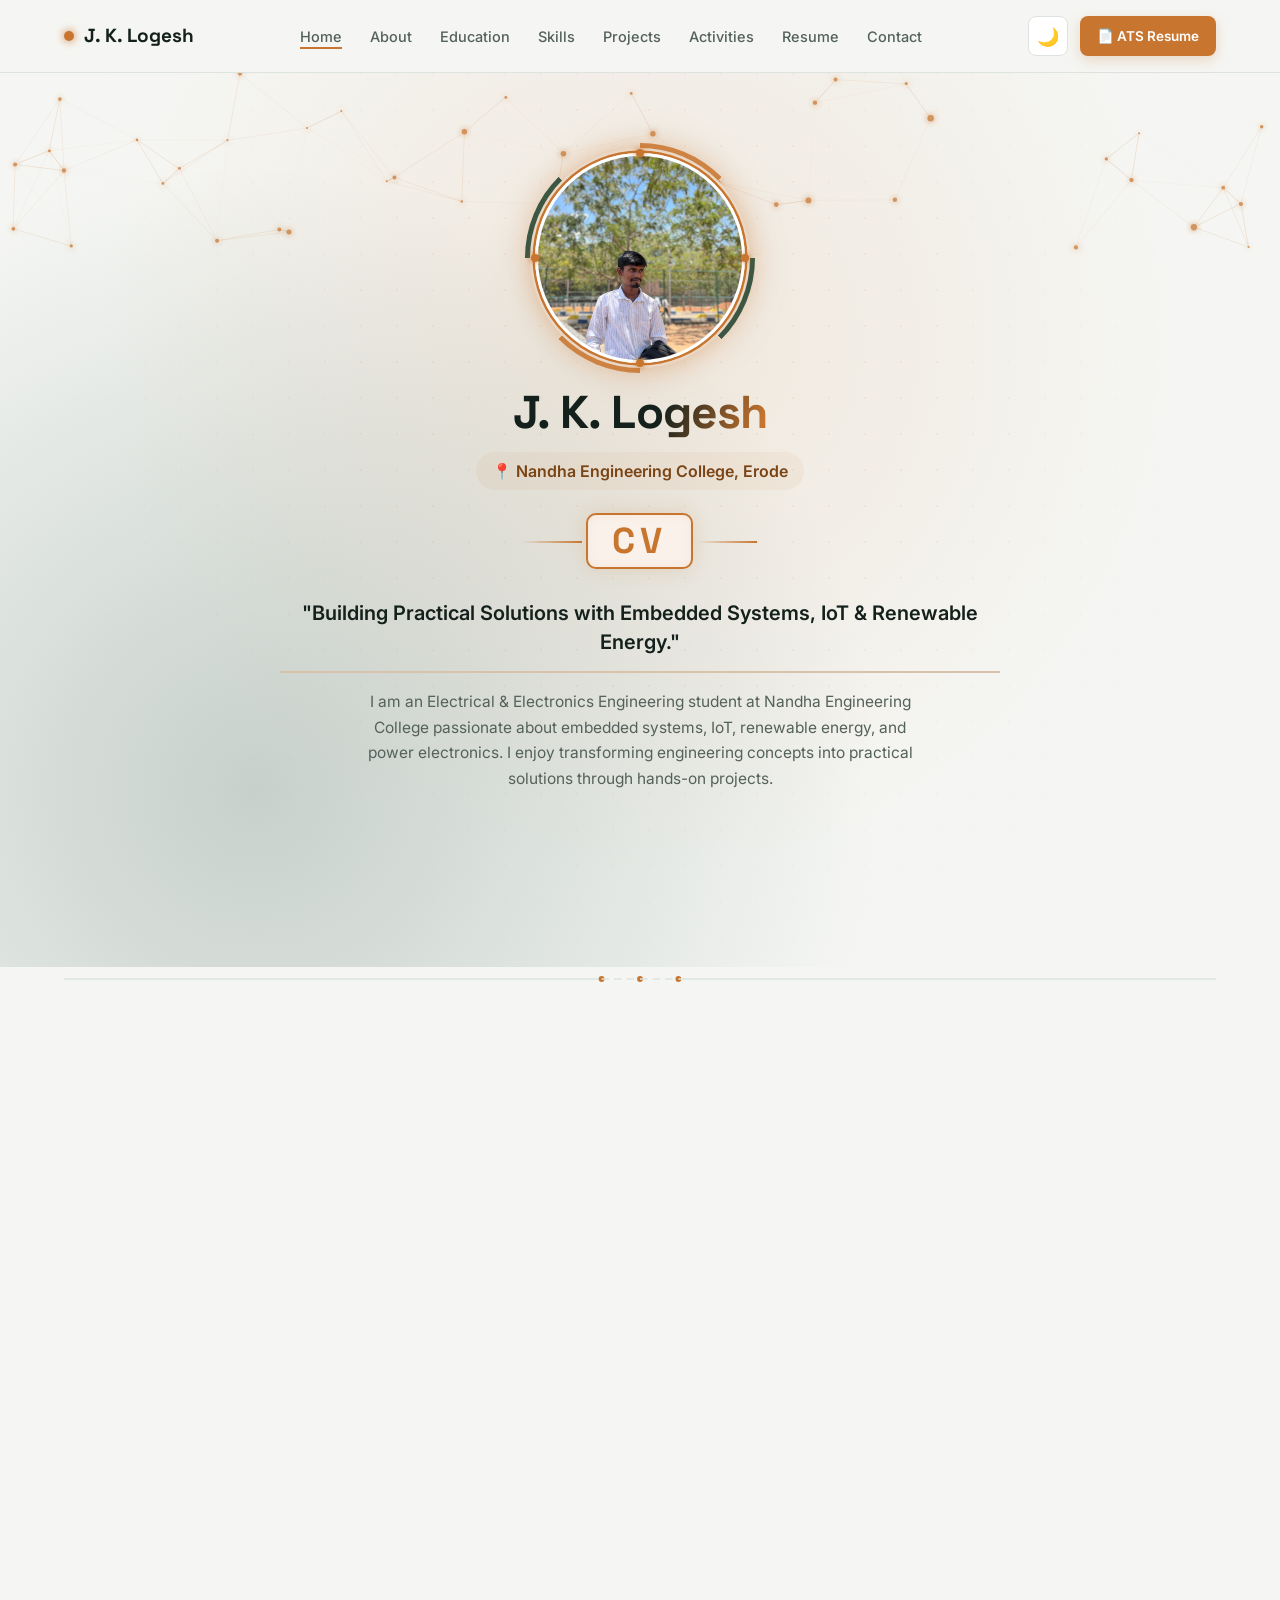
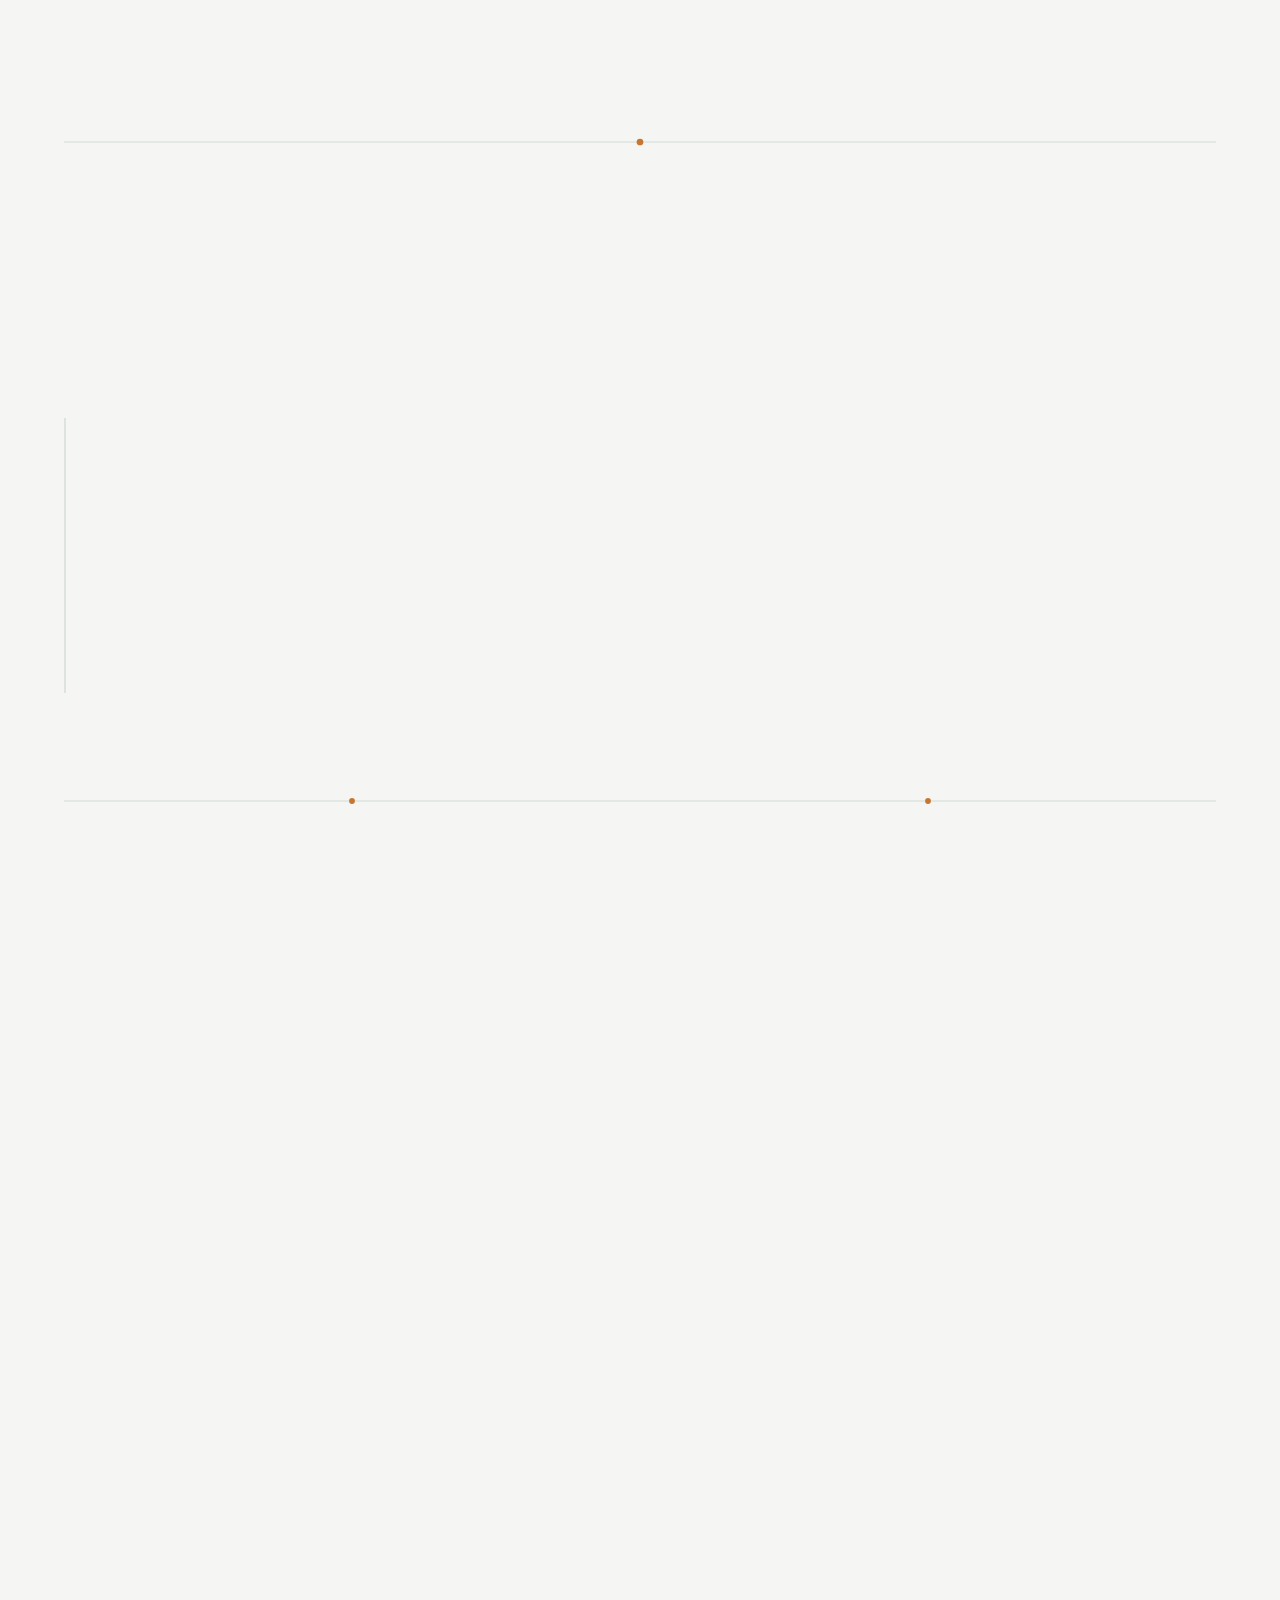
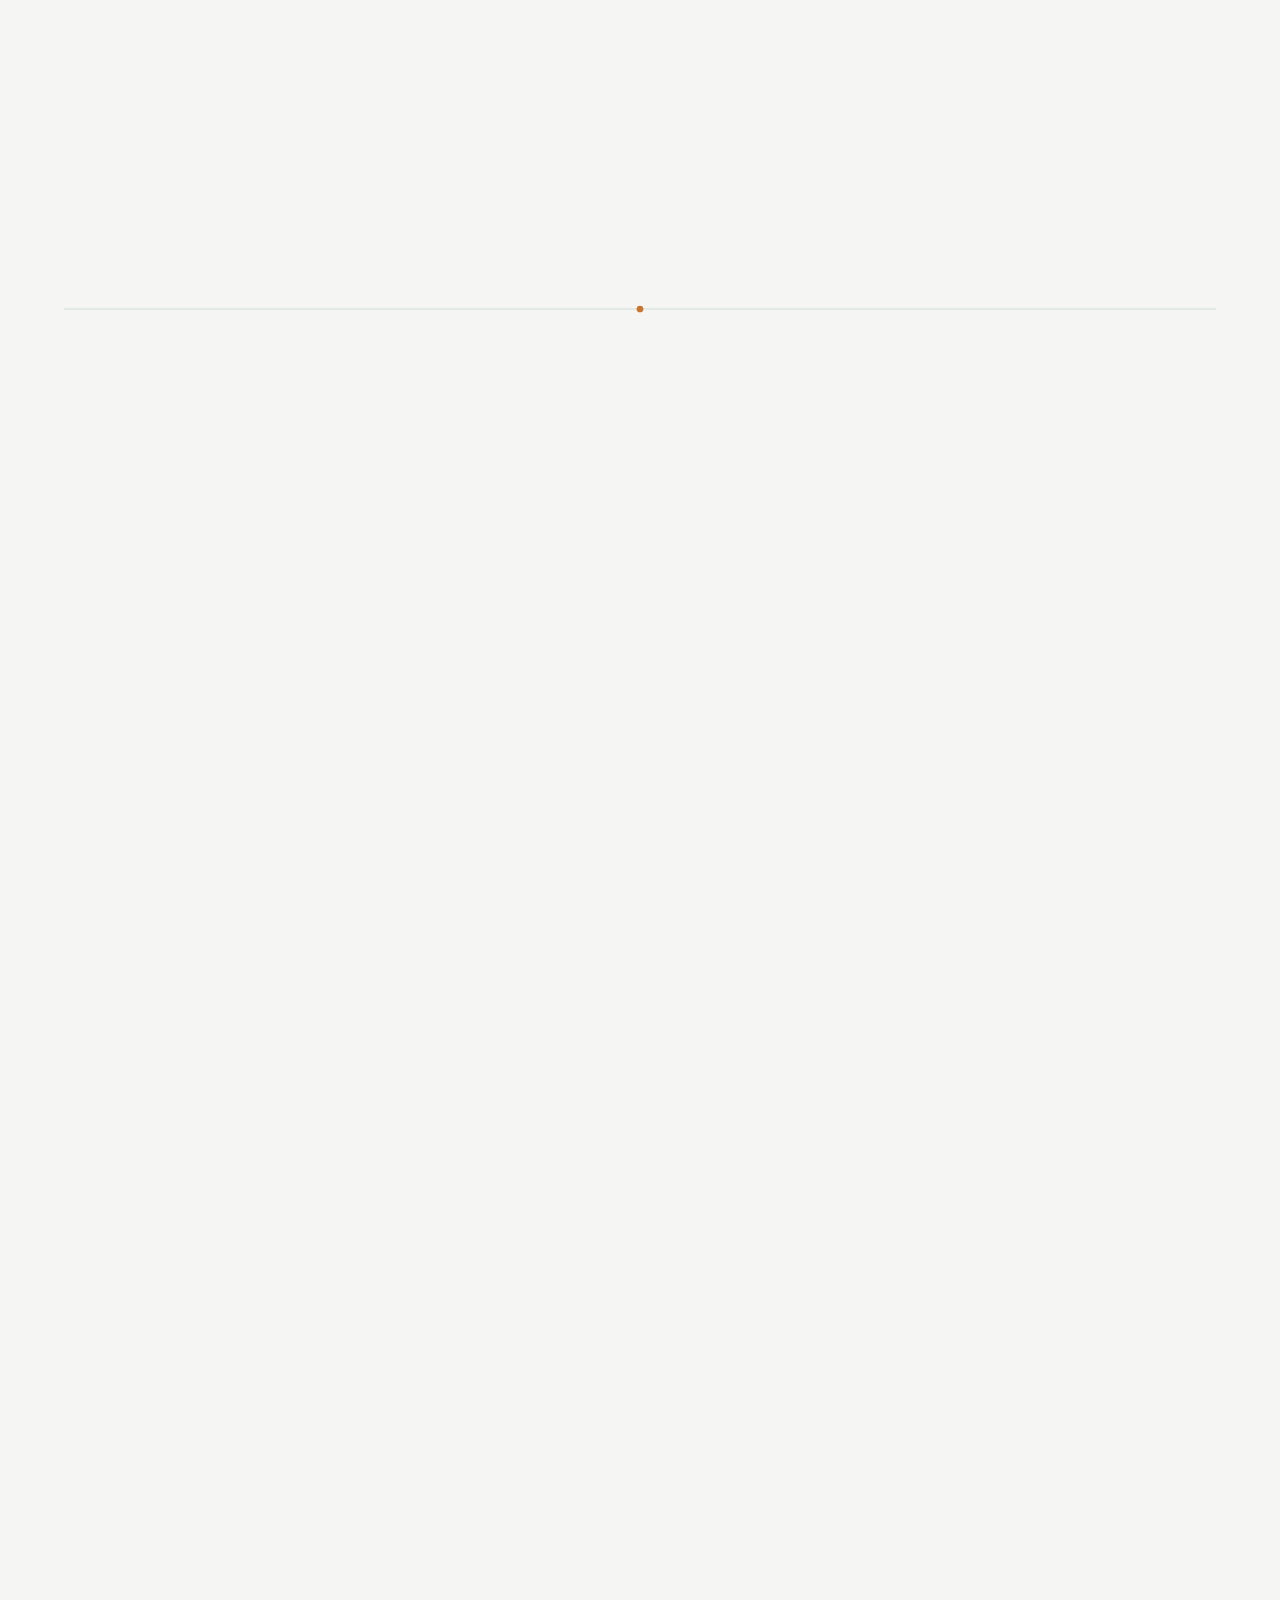
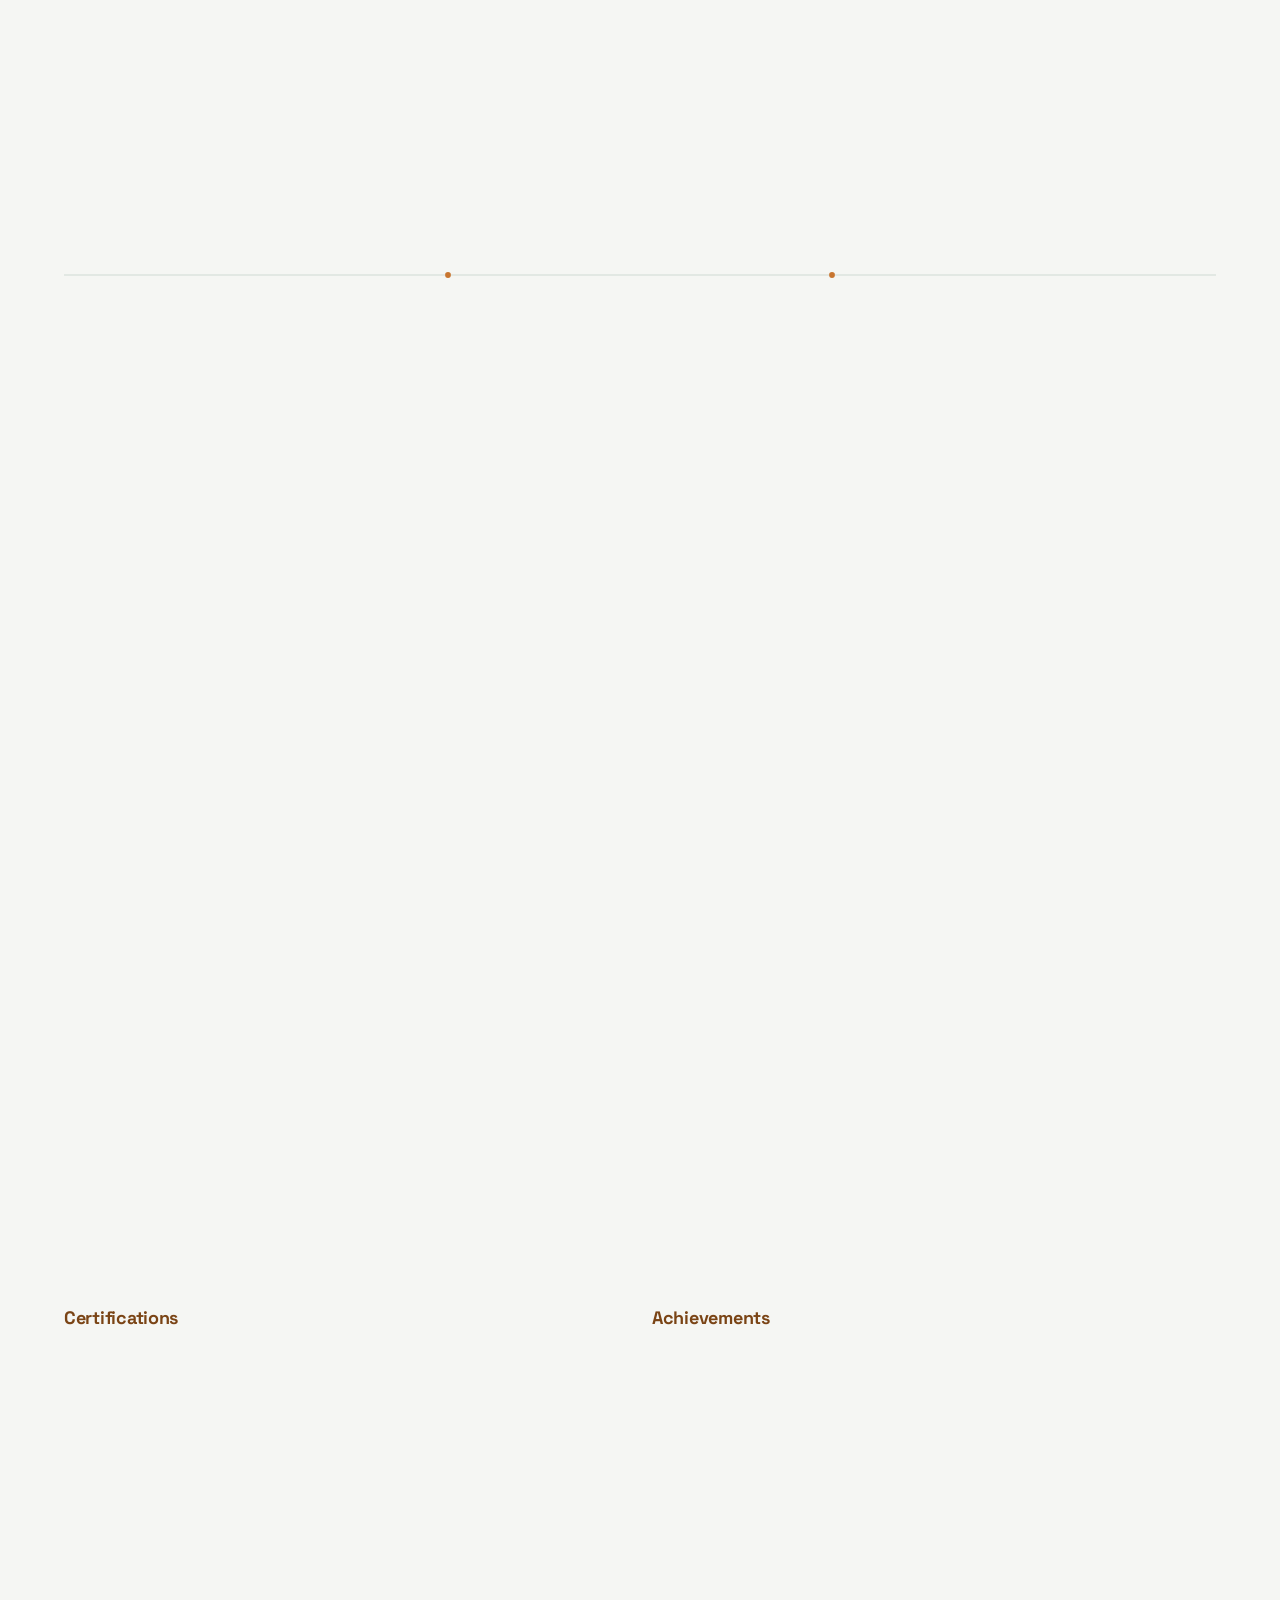
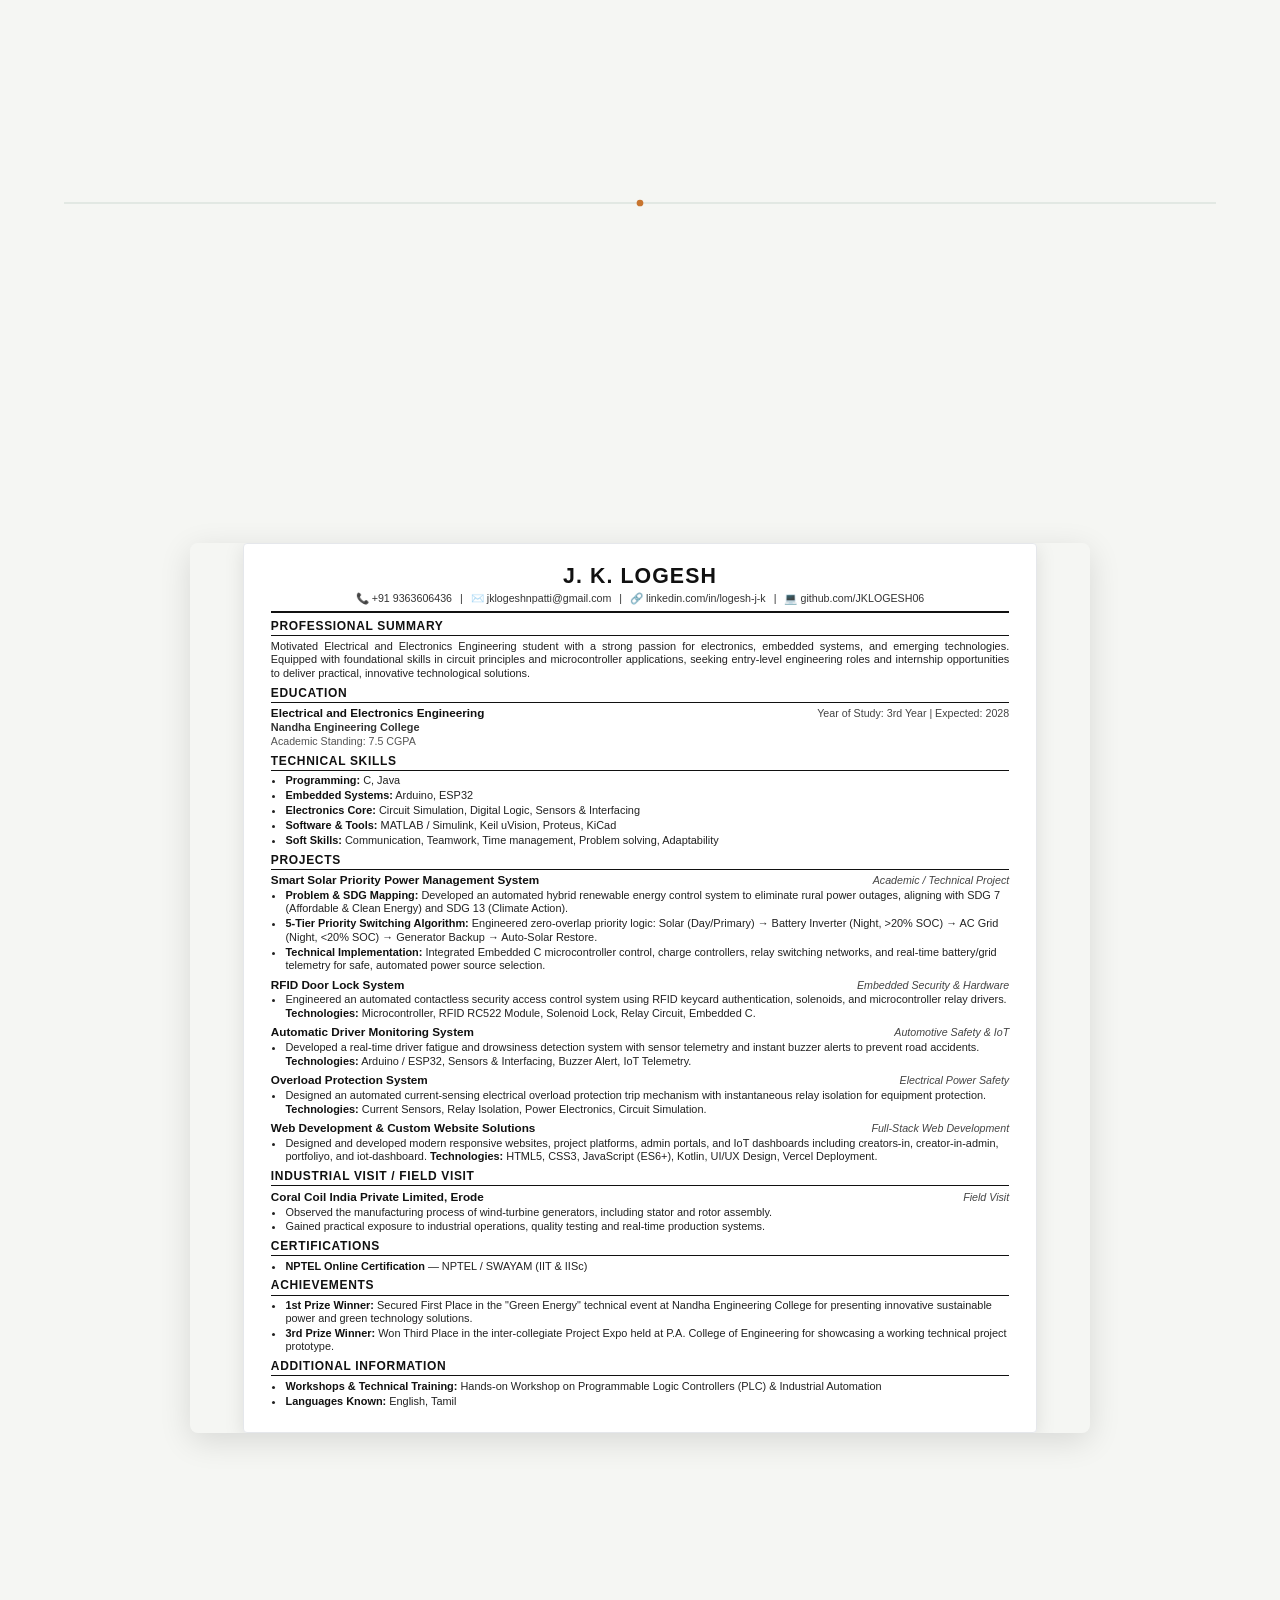
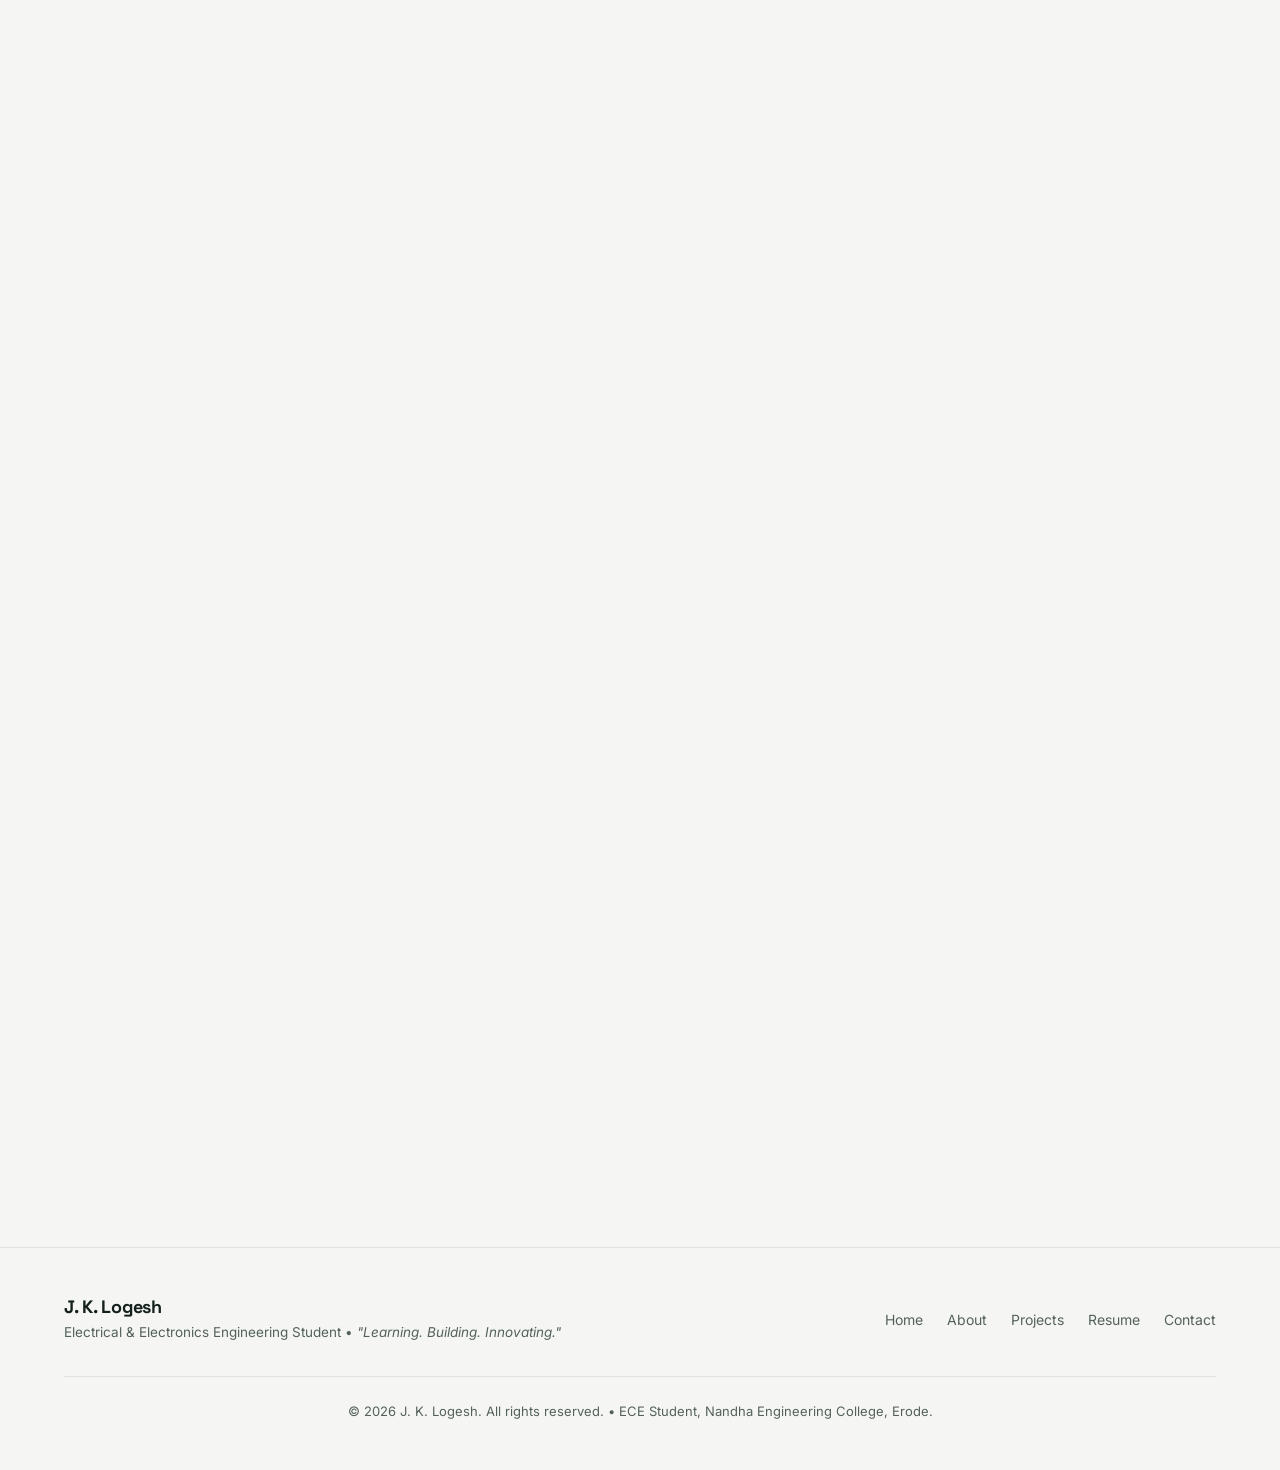
<file: index.html>
<!DOCTYPE html>
<html lang="en">

<head>
  <meta charset="UTF-8">
  <meta name="viewport" content="width=device-width, initial-scale=1.0">
  <title>J. K. Logesh — Electrical &amp; Electronic Engineering Student</title>
  <meta name="description"
    content="Personal Portfolio & ATS Curriculum Vitae of J. K. Logesh, Electrical &amp; Electronics Engineering student at Nandha Engineering College, Erode. Specializing in Embedded Systems, IoT, Renewable Energy, and Power Electronics.">
  <meta name="author" content="J. K. Logesh">

  <!-- Google Fonts: Space Grotesk (Headings) & Inter (Body) -->
  <link rel="preconnect" href="https://fonts.googleapis.com">
  <link rel="preconnect" href="https://fonts.gstatic.com" crossorigin>
  <link
    href="https://fonts.googleapis.com/css2?family=Space+Grotesk:wght@500;600;700&family=Inter:wght@400;500;600;700&display=swap"
    rel="stylesheet">

  <!-- Core Stylesheet -->
  <link rel="stylesheet" href="css/style.css">
</head>

<body>

  <!-- ================= HEADER & NAVIGATION ================= -->
  <header>
    <nav class="nav" aria-label="Main Navigation">
      <a href="#home" class="logo">
        <span class="logo-dot"></span>
        <span>J. K. Logesh</span>
      </a>

      <ul class="nav-links">
        <li><a href="#home">Home</a></li>
        <li><a href="#about">About</a></li>
        <li><a href="#education">Education</a></li>
        <li><a href="#skills">Skills</a></li>
        <li><a href="#projects">Projects</a></li>
        <li><a href="#activities">Activities</a></li>
        <li><a href="#resume">Resume</a></li>
        <li><a href="#contact">Contact</a></li>
      </ul>

      <div class="nav-actions">
        <button class="theme-toggle" id="themeToggle" title="Toggle Light/Dark Theme">🌙</button>
        <a href="#resume" class="btn btn-copper btn-sm" id="navCvBtn">📄 ATS Resume</a>
        <button class="hamburger" id="hamburger" aria-label="Toggle Mobile Menu">
          <span></span>
          <span></span>
          <span></span>
        </button>
      </div>
    </nav>

    <!-- Mobile Dropdown Menu -->
    <div class="mobile-menu" id="mobileMenu">
      <a href="#home">Home <span>→</span></a>
      <a href="#about">About <span>→</span></a>
      <a href="#education">Education <span>→</span></a>
      <a href="#skills">Skills <span>→</span></a>
      <a href="#projects">Projects <span>→</span></a>
      <a href="#activities">Activities <span>→</span></a>
      <a href="#resume">Resume <span>→</span></a>
      <a href="#contact">Contact <span>→</span></a>
      <div style="padding: 12px 8px 4px;">
        <a href="#resume" class="btn btn-copper" style="width: 100%; justify-content: center;">📄 View ATS Resume</a>
      </div>
    </div>
  </header>

  <!-- Custom Electric Cursor Follower -->
  <div id="electricCursor" class="electric-cursor"></div>

  <!-- ================= HERO SECTION ================= -->
  <section class="hero" id="home">
    <canvas id="heroCanvas" class="hero-canvas"></canvas>
    <div class="wrap">
      <div class="hero-content reveal" id="heroContent">
        <!-- Rendered dynamically by app.js -->
      </div>
    </div>
  </section>

  <!-- Circuit Trace Divider -->
  <div class="trace-divider" aria-hidden="true">
    <svg viewBox="0 0 1200 24">
      <line x1="0" y1="12" x2="560" y2="12" class="trace-line-solid" />
      <circle cx="560" cy="12" r="3" class="trace-via" />
      <line x1="560" y1="12" x2="600" y2="12" class="trace-line" />
      <circle cx="600" cy="12" r="3" class="trace-via" />
      <line x1="600" y1="12" x2="640" y2="12" class="trace-line" />
      <circle cx="640" cy="12" r="3" class="trace-via" />
      <line x1="640" y1="12" x2="1200" y2="12" class="trace-line-solid" />
    </svg>
  </div>

  <!-- ================= ABOUT ME SECTION ================= -->
  <section id="about">
    <div class="wrap">
      <div class="section-head reveal-left">
        <div class="eyebrow">BACKGROUND &amp; PASSION</div>
        <h2 class="section-title">About Me</h2>
        <p class="section-sub">Electrical &amp; Electronics Engineering student with a strong hands-on prototyping
          focus.</p>
      </div>

      <div class="about-grid">
        <div class="about-text reveal stagger-1" id="aboutTextContainer">
          <!-- Rendered dynamically from config.js verbatim -->
        </div>

        <div class="learning-card reveal stagger-2">
          <h3>Currently Learning</h3>
          <ul class="learning-list" id="currentlyLearningList">
            <!-- Rendered dynamically -->
          </ul>
        </div>
      </div>
    </div>
  </section>

  <!-- Circuit Trace Divider -->
  <div class="trace-divider" aria-hidden="true">
    <svg viewBox="0 0 1200 24">
      <line x1="0" y1="12" x2="1200" y2="12" class="trace-line-solid" />
      <circle cx="600" cy="12" r="3.5" class="trace-via" />
    </svg>
  </div>

  <!-- ================= EDUCATION SECTION ================= -->
  <section id="education">
    <div class="wrap">
      <div class="section-head reveal-left">
        <div class="eyebrow">ACADEMIC JOURNEY</div>
        <h2 class="section-title">Education</h2>
        <p class="section-sub">Institutional foundation in Electrical &amp; Electronic Engineering.</p>
      </div>

      <div class="timeline" id="educationContainer">
        <!-- Rendered dynamically -->
      </div>
    </div>
  </section>

  <!-- Circuit Trace Divider -->
  <div class="trace-divider" aria-hidden="true">
    <svg viewBox="0 0 1200 24">
      <line x1="0" y1="12" x2="1200" y2="12" class="trace-line-solid" />
      <circle cx="300" cy="12" r="3" class="trace-via" />
      <circle cx="900" cy="12" r="3" class="trace-via" />
    </svg>
  </div>

  <!-- ================= TECHNICAL & SOFT SKILLS ================= -->
  <section id="skills">
    <div class="wrap">
      <div class="section-head reveal-left">
        <div class="eyebrow">COMPETENCIES &amp; TOOLS</div>
        <h2 class="section-title">Technical Skills</h2>
        <p class="section-sub">Categorized by engineering domain and practical experience levels.</p>
      </div>

      <div class="skills-grid" id="technicalSkillsContainer">
        <!-- Rendered dynamically -->
      </div>

      <div class="section-head reveal" style="margin-top: 64px; margin-bottom: 32px;">
        <div class="eyebrow">INTERPERSONAL ATTRIBUTES</div>
        <h2 class="section-title">Soft Skills</h2>
      </div>

      <div class="soft-grid" id="softSkillsContainer">
        <!-- Rendered dynamically -->
      </div>
    </div>
  </section>

  <!-- Circuit Trace Divider -->
  <div class="trace-divider" aria-hidden="true">
    <svg viewBox="0 0 1200 24">
      <line x1="0" y1="12" x2="1200" y2="12" class="trace-line-solid" />
      <circle cx="600" cy="12" r="3.5" class="trace-via" />
    </svg>
  </div>

  <!-- ================= PROJECTS SECTION ================= -->
  <section id="projects">
    <div class="wrap">
      <div class="section-head reveal-left">
        <div class="eyebrow">HANDS-ON ENGINEERING</div>
        <h2 class="section-title">Featured Project</h2>
        <p class="section-sub">Priority-based renewable power management architecture.</p>
      </div>

      <div id="featuredProjectContainer">
        <!-- Rendered dynamically -->
      </div>

      <!-- Additional Hardware & Web Projects Grid -->
      <div class="section-head reveal-left" style="margin-top: 64px; margin-bottom: 28px;">
        <div class="eyebrow">HARDWARE &amp; SOFTWARE SOLUTIONS</div>
        <h2 class="section-title">Additional Engineering &amp; Web Projects</h2>
        <p class="section-sub">Embedded systems prototypes, safety monitoring circuits, and web application solutions.</p>
      </div>

      <div class="projects-grid" id="otherProjectsContainer" style="display: grid; grid-template-columns: repeat(auto-fit, minmax(280px, 1fr)); gap: 24px;">
        <!-- Rendered dynamically -->
      </div>

      <!-- Student Project Assistance & Custom Orders Banner -->
      <div id="projectOrderBannerContainer" style="margin-top: 56px;">
        <!-- Rendered dynamically by app.js -->
      </div>
    </div>
  </section>

  <!-- Circuit Trace Divider -->
  <div class="trace-divider" aria-hidden="true">
    <svg viewBox="0 0 1200 24">
      <line x1="0" y1="12" x2="1200" y2="12" class="trace-line-solid" />
      <circle cx="400" cy="12" r="3" class="trace-via" />
      <circle cx="800" cy="12" r="3" class="trace-via" />
    </svg>
  </div>

  <!-- ================= TECHNICAL ACTIVITIES & CERTIFICATIONS ================= -->
  <section id="activities">
    <div class="wrap">
      <div class="section-head reveal-left">
        <div class="eyebrow">CO-CURRICULAR PARTICIPATION</div>
        <h2 class="section-title">Technical Activities &amp; Participation</h2>
      </div>

      <div class="entries-grid" id="activitiesContainer">
        <!-- Rendered dynamically -->
      </div>

      <div class="section-head reveal-left" style="margin-top: 64px; margin-bottom: 28px;">
        <div class="eyebrow">INDUSTRIAL EXPOSURE</div>
        <h2 class="section-title">Industrial Visit / Field Visit</h2>
      </div>

      <div class="entries-grid" id="industrialVisitContainer">
        <!-- Rendered dynamically -->
      </div>

      <div class="section-head reveal" style="margin-top: 64px; margin-bottom: 28px;">
        <div class="eyebrow">CREDENTIALS &amp; RECOGNITION</div>
        <h2 class="section-title">Certifications &amp; Achievements</h2>
      </div>

      <div style="display: grid; grid-template-columns: 1fr 1fr; gap: 24px;">
        <div>
          <h3 style="font-size: 18px; margin-bottom: 16px; color: var(--accent-ink);">Certifications</h3>
          <div id="certificationsContainer" style="display: flex; flex-direction: column; gap: 16px;">
            <!-- Rendered dynamically -->
          </div>
        </div>
        <div>
          <h3 style="font-size: 18px; margin-bottom: 16px; color: var(--accent-ink);">Achievements</h3>
          <div id="achievementsContainer" style="display: flex; flex-direction: column; gap: 16px;">
            <!-- Rendered dynamically -->
          </div>
        </div>
      </div>
    </div>
  </section>

  <!-- Circuit Trace Divider -->
  <div class="trace-divider" aria-hidden="true">
    <svg viewBox="0 0 1200 24">
      <line x1="0" y1="12" x2="1200" y2="12" class="trace-line-solid" />
      <circle cx="600" cy="12" r="3.5" class="trace-via" />
    </svg>
  </div>

  <!-- ================= EMBEDDED ATS RESUME SECTION ================= -->
  <section id="resume">
    <div class="wrap">
      <div class="section-head reveal-left" style="text-align: center; margin-bottom: 32px;">
        <div class="eyebrow" style="justify-content: center;">OFFICIAL DOCUMENT</div>
        <h2 class="section-title">ATS-Friendly Professional Resume</h2>
        <p class="section-sub" style="margin: 8px auto 0;">Formatted specifically for ATS (Applicant Tracking Systems), recruiters, and college placement drives.</p>
        
        <div style="display: flex; gap: 12px; justify-content: center; margin-top: 20px; flex-wrap: wrap;">
          <button class="btn btn-copper btn-sm js-print-cv">🖨️ Print / Save as ATS PDF</button>
          <button class="btn btn-outline btn-sm js-export-docx">📄 Download .DOCX</button>
        </div>
      </div>

      <div class="resume-card-container reveal-up" style="max-width: 900px; margin: 0 auto; box-shadow: 0 8px 32px rgba(0,0,0,0.12); border-radius: 8px; overflow: hidden;">
        <div id="embeddedResumeDoc">
          <!-- Rendered dynamically -->
        </div>
      </div>
    </div>
  </section>

  <!-- ================= CAREER GOALS SECTION ================= -->
  <section>
    <div class="wrap">
      <div class="section-head reveal-left">
        <div class="eyebrow">FUTURE VISION</div>
        <h2 class="section-title">Career Goals</h2>
      </div>

      <div class="career-grid" id="careerGoalsContainer">
        <!-- Rendered dynamically -->
      </div>
    </div>
  </section>

  <!-- ================= CONTACT SECTION ================= -->
  <section id="contact">
    <div class="wrap" id="contactContainer">
      <!-- Rendered dynamically -->
    </div>
  </section>

  <!-- ================= FOOTER ================= -->
  <footer>
    <div class="wrap" id="footerContent">
      <!-- Rendered dynamically -->
    </div>
  </footer>

  <!-- Centralized Config Data Script -->
  <script src="js/config.js"></script>
  <!-- Hero PCB & Priority Simulator -->
  <script src="js/pcb-simulation.js"></script>
  <!-- Scroll Reveal & Theme Engine -->
  <script src="js/animations.js"></script>
  <!-- ATS Resume Generator & Exporter -->
  <script src="js/cv-generator.js"></script>
  <!-- Main Application Script -->
  <script src="js/app.js"></script>
</body>

</html>
</file>
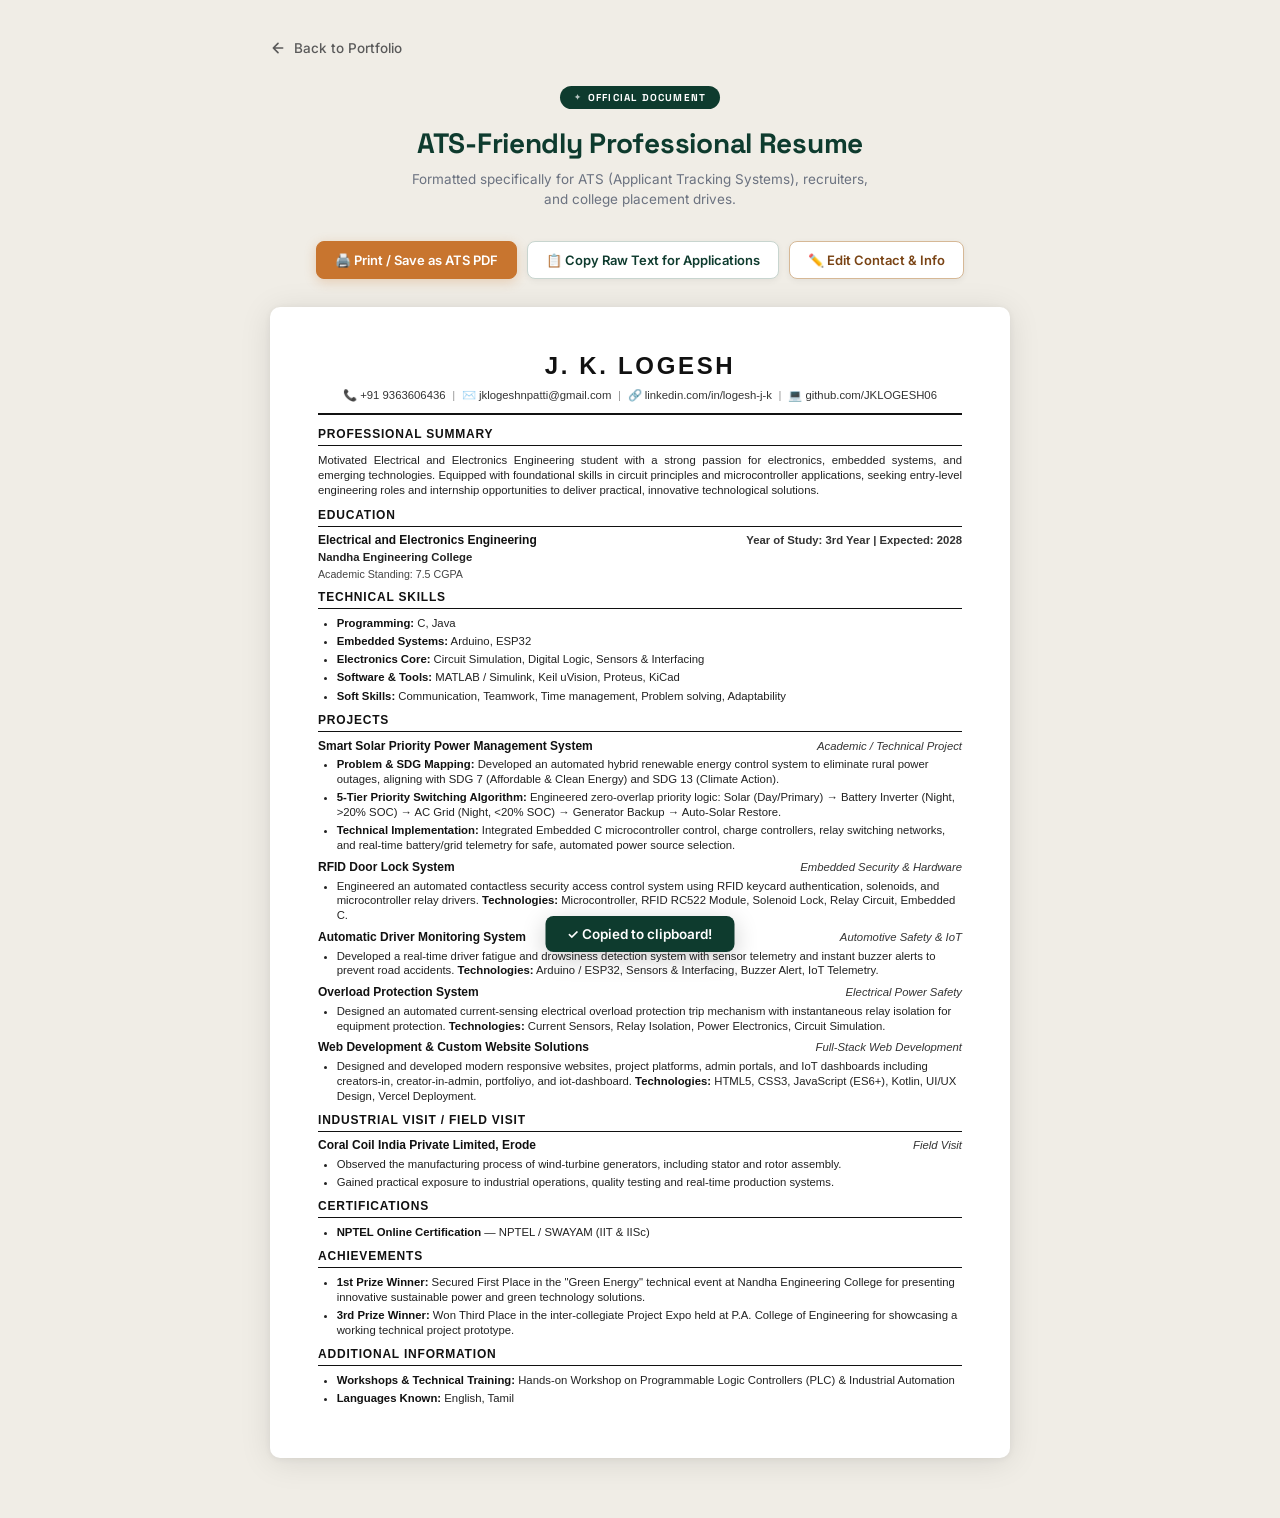
<file: resume.html>
<!DOCTYPE html>
<html lang="en">

<head>
  <meta charset="UTF-8">
  <meta name="viewport" content="width=device-width, initial-scale=1.0">
  <title>J. K. Logesh — ATS-Friendly Professional Resume</title>
  <meta name="description" content="ATS-Friendly Professional Resume of J. K. Logesh, Electrical & Electronics Engineering student at Nandha Engineering College, Erode.">
  <link rel="preconnect" href="https://fonts.googleapis.com">
  <link rel="preconnect" href="https://fonts.gstatic.com" crossorigin>
  <link href="https://fonts.googleapis.com/css2?family=Space+Grotesk:wght@500;600;700&family=Inter:wght@400;500;600;700&display=swap" rel="stylesheet">
  <style>
    /* ===== RESET & BASE ===== */
    *, *::before, *::after { box-sizing: border-box; margin: 0; padding: 0; }
    html { scroll-behavior: smooth; }
    body {
      font-family: 'Inter', system-ui, sans-serif;
      background: #F0EDE6;
      min-height: 100vh;
      color: #1a1a1a;
      -webkit-font-smoothing: antialiased;
    }

    /* ===== PAGE WRAPPER ===== */
    .resume-page {
      max-width: 780px;
      margin: 0 auto;
      padding: 40px 20px 60px;
    }

    /* ===== BACK LINK ===== */
    .back-link {
      display: inline-flex;
      align-items: center;
      gap: 8px;
      color: #5a5a5a;
      font-size: 13.5px;
      font-weight: 500;
      text-decoration: none;
      margin-bottom: 28px;
      transition: color 0.2s;
    }
    .back-link:hover { color: #C8752F; }
    .back-link svg { width: 16px; height: 16px; }

    /* ===== PAGE HEADER ===== */
    .page-header {
      text-align: center;
      margin-bottom: 32px;
    }

    .official-badge {
      display: inline-flex;
      align-items: center;
      gap: 6px;
      background: #0E3B2E;
      color: #fff;
      font-family: 'Space Grotesk', sans-serif;
      font-size: 10px;
      font-weight: 700;
      letter-spacing: 0.12em;
      text-transform: uppercase;
      padding: 5px 14px;
      border-radius: 20px;
      margin-bottom: 16px;
    }
    .official-badge::before {
      content: '✦';
      font-size: 8px;
      opacity: 0.7;
    }

    .page-title {
      font-family: 'Space Grotesk', sans-serif;
      font-size: 28px;
      font-weight: 700;
      color: #0E3B2E;
      letter-spacing: -0.01em;
      margin-bottom: 8px;
    }

    @media (max-width: 600px) {
      .page-title { font-size: 22px; }
    }

    .page-subtitle {
      font-size: 13.5px;
      color: #6b7280;
      max-width: 480px;
      margin: 0 auto;
      line-height: 1.5;
    }

    /* ===== ACTION BUTTONS ROW ===== */
    .action-bar {
      display: flex;
      gap: 10px;
      justify-content: center;
      flex-wrap: wrap;
      margin-bottom: 28px;
    }

    .action-btn {
      display: inline-flex;
      align-items: center;
      gap: 7px;
      padding: 10px 18px;
      border-radius: 8px;
      font-family: 'Inter', sans-serif;
      font-size: 13px;
      font-weight: 600;
      cursor: pointer;
      border: 1.5px solid transparent;
      transition: all 0.22s cubic-bezier(0.16, 1, 0.3, 1);
      text-decoration: none;
      white-space: nowrap;
    }

    .action-btn:active { transform: scale(0.97); }

    .btn-print {
      background: #C8752F;
      color: #fff;
      border-color: #C8752F;
      box-shadow: 0 3px 12px rgba(200,117,47,0.28);
    }
    .btn-print:hover {
      background: #a85f22;
      border-color: #a85f22;
      transform: translateY(-2px);
      box-shadow: 0 6px 20px rgba(200,117,47,0.35);
    }

    .btn-copy {
      background: #fff;
      color: #0E3B2E;
      border-color: #c8d5cf;
      box-shadow: 0 2px 6px rgba(0,0,0,0.06);
    }
    .btn-copy:hover {
      border-color: #0E3B2E;
      transform: translateY(-2px);
      box-shadow: 0 4px 14px rgba(14,59,46,0.12);
    }

    .btn-edit {
      background: #fff;
      color: #7A4415;
      border-color: #d6b896;
      box-shadow: 0 2px 6px rgba(0,0,0,0.06);
    }
    .btn-edit:hover {
      border-color: #C8752F;
      transform: translateY(-2px);
      box-shadow: 0 4px 14px rgba(200,117,47,0.15);
    }

    /* ===== RESUME CARD ===== */
    .resume-card {
      background: #FFFFFF;
      border-radius: 10px;
      box-shadow: 0 4px 32px rgba(0,0,0,0.10), 0 1px 6px rgba(0,0,0,0.06);
      padding: 32pt 36pt;
      position: relative;
    }

    @media (max-width: 600px) {
      .resume-card { padding: 20pt 16pt; }
    }

    /* ===== ATS RESUME STYLES ===== */
    .ats-resume {
      font-family: Arial, 'Helvetica Neue', Helvetica, sans-serif;
      font-size: 9pt;
      line-height: 1.32;
      color: #111111;
    }

    /* Header */
    .r-header {
      text-align: center;
      border-bottom: 1.5pt solid #111111;
      padding-bottom: 7pt;
      margin-bottom: 9pt;
    }

    .r-name {
      font-size: 18pt;
      font-weight: 700;
      text-transform: uppercase;
      letter-spacing: 2pt;
      color: #111111;
      margin-bottom: 5pt;
    }

    .r-contacts {
      font-size: 8.5pt;
      color: #333;
      display: flex;
      justify-content: center;
      align-items: center;
      flex-wrap: wrap;
      gap: 5pt;
      line-height: 1.4;
    }
    .r-contacts a { color: #333; text-decoration: none; }
    .r-contacts a:hover { text-decoration: underline; }
    .r-contacts .sep { color: #999; }

    /* Section */
    .r-section {
      margin-bottom: 7pt;
    }

    .r-section-title {
      font-size: 9pt;
      font-weight: 700;
      text-transform: uppercase;
      letter-spacing: 0.6pt;
      color: #111111;
      border-bottom: 1pt solid #111111;
      padding-bottom: 1.5pt;
      margin-bottom: 5pt;
    }

    .r-text {
      font-size: 8.5pt;
      color: #222;
      line-height: 1.35;
      text-align: justify;
      max-width: none;
      margin: 0;
    }

    /* Entry rows */
    .r-entry { margin-bottom: 4pt; }

    .r-entry-header {
      display: flex;
      justify-content: space-between;
      align-items: baseline;
      gap: 8pt;
    }

    .r-entry-left {
      font-size: 9pt;
      font-weight: 700;
      color: #111;
    }

    .r-entry-right {
      font-size: 8.5pt;
      font-weight: 600;
      color: #333;
      white-space: nowrap;
      flex-shrink: 0;
    }

    .r-entry-sub {
      font-size: 8.5pt;
      font-weight: 700;
      color: #222;
      margin-top: 1pt;
    }

    .r-subtext {
      font-size: 8pt;
      color: #444;
      margin-top: 1pt;
    }

    /* Bullet list */
    .r-list {
      margin: 2pt 0 0 14pt;
      padding: 0;
      list-style-type: disc;
    }
    .r-list li {
      font-size: 8.5pt;
      color: #222;
      line-height: 1.32;
      margin-bottom: 2.5pt;
    }
    .r-list li strong {
      color: #111;
      font-weight: 700;
    }

    /* ===== TOAST NOTIFICATION ===== */
    .toast {
      position: fixed;
      bottom: 28px;
      left: 50%;
      transform: translateX(-50%) translateY(80px);
      background: #0E3B2E;
      color: #fff;
      padding: 10px 22px;
      border-radius: 8px;
      font-size: 13.5px;
      font-weight: 600;
      box-shadow: 0 6px 24px rgba(0,0,0,0.2);
      transition: transform 0.3s cubic-bezier(0.16,1,0.3,1);
      z-index: 999;
      white-space: nowrap;
    }
    .toast.show { transform: translateX(-50%) translateY(0); }

    /* ===== PRINT STYLES ===== */
    @media print {
      @page { size: A4 portrait; margin: 6mm 8mm; }
      body { background: #fff !important; }
      .back-link, .page-header, .action-bar { display: none !important; }
      .resume-page { padding: 0; max-width: 100%; }
      .resume-card {
        box-shadow: none !important;
        border-radius: 0 !important;
        padding: 0 !important;
      }
      .toast { display: none !important; }
    }
  </style>
</head>

<body>
  <div class="resume-page">

    <!-- Back Link -->
    <a href="index.html" class="back-link" id="backLink">
      <svg viewBox="0 0 24 24" fill="none" stroke="currentColor" stroke-width="2.5" stroke-linecap="round" stroke-linejoin="round">
        <path d="M19 12H5M5 12l7 7M5 12l7-7"/>
      </svg>
      Back to Portfolio
    </a>

    <!-- Page Header -->
    <div class="page-header">
      <div class="official-badge">Official Document</div>
      <h1 class="page-title">ATS-Friendly Professional Resume</h1>
      <p class="page-subtitle">Formatted specifically for ATS (Applicant Tracking Systems), recruiters, and college placement drives.</p>
    </div>

    <!-- Action Buttons -->
    <div class="action-bar">
      <button class="action-btn btn-print" onclick="window.print()" id="btnPrint">
        🖨️ Print / Save as ATS PDF
      </button>
      <button class="action-btn btn-copy" onclick="copyPlainText()" id="btnCopy">
        📋 Copy Raw Text for Applications
      </button>
      <button class="action-btn btn-edit" onclick="scrollToEdit()" id="btnEdit">
        ✏️ Edit Contact &amp; Info
      </button>
    </div>

    <!-- Resume Card -->
    <div class="resume-card" id="resumeCard">
      <div class="ats-resume" id="resumeContent">
        <!-- Rendered by JS -->
      </div>
    </div>

  </div>

  <!-- Toast -->
  <div class="toast" id="toast">✓ Copied to clipboard!</div>

  <!-- Config Data -->
  <script src="js/config.js"></script>

  <script>
    document.addEventListener('DOMContentLoaded', () => {
      const d = window.PORTFOLIO_DATA;
      const p = d.personal;
      const edu = d.education[0];
      const fp = d.featuredProject;
      const exp = d.experience ? d.experience[0] : null;

      // Update page title
      document.title = `${p.fullName} — ATS-Friendly Professional Resume`;

      const container = document.getElementById('resumeContent');
      container.innerHTML = buildResume(d, p, edu, fp, exp);
    });

    function buildResume(d, p, edu, fp, exp) {
      return `
        <!-- HEADER -->
        <div class="r-header">
          <div class="r-name">${p.fullName.toUpperCase()}</div>
          <div class="r-contacts">
            <span>📞 +91 ${p.phone}</span>
            <span class="sep">|</span>
            <span>✉️ ${p.email}</span>
            <span class="sep">|</span>
            <span>🔗 <a href="${p.linkedin}" target="_blank" rel="noopener">linkedin.com/in/logesh-j-k</a></span>
            <span class="sep">|</span>
            <span>💻 <a href="${p.github}" target="_blank" rel="noopener">github.com/JKLOGESH06</a></span>
          </div>
        </div>

        <!-- PROFESSIONAL SUMMARY -->
        <div class="r-section">
          <div class="r-section-title">Professional Summary</div>
          <p class="r-text">Motivated Electrical and Electronics Engineering student with a strong passion for electronics, embedded systems, and emerging technologies. Equipped with foundational skills in circuit principles and microcontroller applications, seeking entry-level engineering roles and internship opportunities to deliver practical, innovative technological solutions.</p>
        </div>

        <!-- EDUCATION -->
        <div class="r-section">
          <div class="r-section-title">Education</div>
          <div class="r-entry">
            <div class="r-entry-header">
              <span class="r-entry-left">Electrical and Electronics Engineering</span>
              <span class="r-entry-right">Year of Study: 3rd Year | Expected: 2028</span>
            </div>
            <div class="r-entry-sub">${edu.institution}</div>
            <div class="r-subtext">Academic Standing: ${edu.cgpa}</div>
          </div>
        </div>

        <!-- TECHNICAL SKILLS -->
        <div class="r-section">
          <div class="r-section-title">Technical Skills</div>
          <ul class="r-list">
            ${d.technicalSkills.map(g => `<li><strong>${g.category}:</strong> ${g.skills.join(', ')}</li>`).join('')}
            <li><strong>Soft Skills:</strong> ${d.softSkills.map(s => s.name).join(', ')}</li>
          </ul>
        </div>

        <!-- PROJECTS -->
        <div class="r-section">
          <div class="r-section-title">Projects</div>
          <div class="r-entry">
            <div class="r-entry-header">
              <span class="r-entry-left">${fp.title}</span>
              <span class="r-entry-right" style="font-style:italic;font-weight:normal;">${fp.category}</span>
            </div>
            <ul class="r-list">
              <li><strong>Problem &amp; SDG Mapping:</strong> Developed an automated hybrid renewable energy control system to eliminate rural power outages, aligning with SDG 7 (Affordable &amp; Clean Energy) and SDG 13 (Climate Action).</li>
              <li><strong>5-Tier Priority Switching Algorithm:</strong> Engineered zero-overlap priority logic: Solar (Day/Primary) → Battery Inverter (Night, &gt;20% SOC) → AC Grid (Night, &lt;20% SOC) → Generator Backup → Auto-Solar Restore.</li>
              <li><strong>Technical Implementation:</strong> Integrated Embedded C microcontroller control, charge controllers, relay switching networks, and real-time battery/grid telemetry for safe, automated power source selection.</li>
            </ul>
          </div>

          ${(d.otherProjects || []).map(p => `
            <div class="r-entry" style="margin-top: 5pt;">
              <div class="r-entry-header">
                <span class="r-entry-left">${p.title}</span>
                <span class="r-entry-right" style="font-style:italic;font-weight:normal;">${p.category}</span>
              </div>
              <ul class="r-list">
                <li>${p.problem} <strong>Technologies:</strong> ${p.technologies.join(', ')}.</li>
              </ul>
            </div>
          `).join('')}
        </div>

        <!-- INDUSTRIAL VISIT / FIELD VISIT -->
        <div class="r-section">
          <div class="r-section-title">INDUSTRIAL VISIT / FIELD VISIT</div>
          <div class="r-entry">
            <div class="r-entry-header">
              <span class="r-entry-left">Coral Coil India Private Limited, Erode</span>
              <span class="r-entry-right" style="font-style:italic;font-weight:normal;">Field Visit</span>
            </div>
            <ul class="r-list">
              <li>Observed the manufacturing process of wind-turbine generators, including stator and rotor assembly.</li>
              <li>Gained practical exposure to industrial operations, quality testing and real-time production systems.</li>
            </ul>
          </div>
        </div>

        <!-- CERTIFICATIONS -->
        <div class="r-section">
          <div class="r-section-title">Certifications</div>
          <ul class="r-list">
            ${d.certifications.map(c => `<li><strong>${c.title}</strong> &mdash; ${c.organization}</li>`).join('')}
          </ul>
        </div>

        <!-- ACHIEVEMENTS -->
        <div class="r-section">
          <div class="r-section-title">Achievements</div>
          <ul class="r-list">
            ${d.achievements.map(a => `<li><strong>${a.title.includes('1st') ? '1st Prize Winner' : '3rd Prize Winner'}:</strong> ${a.description}</li>`).join('')}
          </ul>
        </div>

        <!-- ADDITIONAL INFORMATION -->
        <div class="r-section">
          <div class="r-section-title">Additional Information</div>
          <ul class="r-list">
            <li><strong>Workshops &amp; Technical Training:</strong> ${d.additionalInformation.workshops}</li>
            <li><strong>Languages Known:</strong> ${d.additionalInformation.languages.join(', ')}</li>
          </ul>
        </div>
      `;
    }

    // Copy plain-text version to clipboard
    function copyPlainText() {
      const d = window.PORTFOLIO_DATA;
      const p = d.personal;
      const edu = d.education[0];
      const fp = d.featuredProject;
      const exp = d.experience ? d.experience[0] : null;

      const text = [
        p.fullName.toUpperCase(),
        `+91 ${p.phone} | ${p.email} | linkedin.com/in/logesh-j-k | github.com/JKLOGESH06`,
        '',
        'PROFESSIONAL SUMMARY',
        'Motivated Electrical and Electronics Engineering student with a strong passion for electronics, embedded systems, and emerging technologies. Equipped with foundational skills in circuit principles and microcontroller applications, seeking entry-level engineering roles and internship opportunities to deliver practical, innovative technological solutions.',
        '',
        'EDUCATION',
        `Electrical and Electronics Engineering | Year of Study: 3rd Year | Expected: 2028`,
        `${edu.institution}`,
        `Academic Standing: ${edu.cgpa}`,
        '',
        'TECHNICAL SKILLS',
        ...d.technicalSkills.map(g => `• ${g.category}: ${g.skills.join(', ')}`),
        `• Soft Skills: ${d.softSkills.map(s => s.name).join(', ')}`,
        '',
        'PROJECTS',
        `${fp.title} | ${fp.category}`,
        '• Problem & SDG Mapping: Developed an automated hybrid renewable energy control system to eliminate rural power outages, aligning with SDG 7 (Affordable & Clean Energy) and SDG 13 (Climate Action).',
        '• 5-Tier Priority Switching Algorithm: Engineered zero-overlap priority logic: Solar (Day/Primary) → Battery Inverter (Night, >20% SOC) → AC Grid (Night, <20% SOC) → Generator Backup → Auto-Solar Restore.',
        '• Technical Implementation: Integrated Embedded C microcontroller control, charge controllers, relay switching networks, and real-time battery/grid telemetry for safe, automated power source selection.',
        '• Technology Readiness Level (TRL): Formulated and validated TRL 2-3 proof-of-concept model for low-cost, scalable rural hybrid energy deployment.',
        '',
        'INDUSTRIAL VISIT / FIELD VISIT',
        'Coral Coil India Private Limited, Erode | Field Visit',
        '• Observed the manufacturing process of wind-turbine generators, including stator and rotor assembly.',
        '• Gained practical exposure to industrial operations, quality testing and real-time production systems.',
        '',
        'CERTIFICATIONS',
        ...d.certifications.map(c => `• ${c.title} — ${c.organization}`),
        '',
        'ACHIEVEMENTS',
        ...d.achievements.map(a => `• ${a.description}`),
        '',
        'ADDITIONAL INFORMATION',
        `• Workshops & Technical Training: ${d.additionalInformation.workshops}`,
        `• Languages Known: ${d.additionalInformation.languages.join(', ')}`
      ].join('\n');

      navigator.clipboard.writeText(text).then(() => showToast('✓ Plain text copied!')).catch(() => {
        // Fallback
        const ta = document.createElement('textarea');
        ta.value = text;
        ta.style.position = 'fixed';
        ta.style.opacity = '0';
        document.body.appendChild(ta);
        ta.select();
        document.execCommand('copy');
        document.body.removeChild(ta);
        showToast('✓ Plain text copied!');
      });
    }

    function showToast(msg) {
      const t = document.getElementById('toast');
      t.textContent = msg;
      t.classList.add('show');
      setTimeout(() => t.classList.remove('show'), 2800);
    }

    function scrollToEdit() {
      showToast('ℹ️ Edit data in js/config.js to update resume');
    }
  </script>
</body>

</html>
</file>
<file: css/style.css>
/* ==========================================================================
   J. K. LOGESH — PREMIUM PORTFOLIO & ATS CV STYLESHEET
   Design Language: Electronics & Hardware Engineering Aesthetics
   ========================================================================== */

:root {
  /* Named Color Tokens */
  --bg: #F5F6F3;
  --surface: #FFFFFF;
  --ink: #14201C;
  --muted: #54615B;
  --line: #DDE3DE;
  --accent: #C8752F;
  --accent-ink: #7A4415;
  --accent-glow: rgba(200, 117, 47, 0.25);
  --deep: #0E3B2E;
  --deep-2: #0B2E24;
  --deep-text: #FFFFFF;
  --card-shadow: 0 4px 20px rgba(14, 59, 46, 0.05), 0 1px 3px rgba(0, 0, 0, 0.04);
  --hover-shadow: 0 12px 32px rgba(14, 59, 46, 0.12);
  --radius: 12px;
  --radius-sm: 8px;
  --radius-lg: 20px;
  --maxw: 1200px;
  --transition: all 0.3s cubic-bezier(0.16, 1, 0.3, 1);
  color-scheme: light;
}

html.dark {
  --bg: #0B1210;
  --surface: #101B17;
  --ink: #EDF1EE;
  --muted: #9FB0A8;
  --line: #1F2E28;
  --accent: #E08D45;
  --accent-ink: #F2C08C;
  --accent-glow: rgba(224, 141, 69, 0.3);
  --deep: #0E3B2E;
  --deep-2: #163E32;
  --deep-text: #EDF1EE;
  --card-shadow: 0 4px 20px rgba(0, 0, 0, 0.4);
  --hover-shadow: 0 12px 36px rgba(224, 141, 69, 0.15);
  color-scheme: dark;
}

/* Base Reset & Core Typography */
*,
*::before,
*::after {
  box-sizing: border-box;
  margin: 0;
  padding: 0;
}

html {
  scroll-behavior: smooth;
  font-size: 16px;
}

body {
  background-color: var(--bg);
  color: var(--ink);
  font-family: 'Inter', system-ui, -apple-system, sans-serif;
  line-height: 1.65;
  -webkit-font-smoothing: antialiased;
  -moz-osx-font-smoothing: grayscale;
  transition: background-color 0.3s ease, color 0.3s ease;
  overflow-x: hidden;
}

h1,
h2,
h3,
h4,
h5,
h6 {
  font-family: 'Space Grotesk', sans-serif;
  color: var(--ink);
  line-height: 1.2;
  letter-spacing: -0.015em;
  font-weight: 700;
}

p {
  color: var(--muted);
  max-width: 75ch;
}

a {
  color: inherit;
  text-decoration: none;
}

button,
input,
textarea {
  font-family: inherit;
}

.wrap {
  max-width: var(--maxw);
  margin: 0 auto;
  padding: 0 24px;
}

section {
  padding: 96px 0;
  position: relative;
}

@media (max-width: 768px) {
  section {
    padding: 64px 0;
  }
}

/* ---------- Typography & Utility Styles ---------- */
.eyebrow {
  font-family: 'Space Grotesk', sans-serif;
  font-size: 13px;
  font-weight: 600;
  text-transform: uppercase;
  letter-spacing: 0.08em;
  color: var(--accent-ink);
  margin-bottom: 12px;
  display: inline-flex;
  align-items: center;
  gap: 10px;
}

.eyebrow::before {
  content: "";
  width: 18px;
  height: 2px;
  background: var(--accent);
  display: inline-block;
}

.section-head {
  margin-bottom: 48px;
}

.section-title {
  font-size: 34px;
  margin-bottom: 12px;
}

.section-sub {
  font-size: 16px;
  color: var(--muted);
  max-width: 60ch;
}

/* Circuit Trace Divider Component */
.trace-divider {
  width: 100%;
  max-width: var(--maxw);
  margin: 0 auto;
  padding: 0 24px;
  display: flex;
  align-items: center;
  justify-content: center;
}

.trace-divider svg {
  width: 100%;
  height: 24px;
  display: block;
}

.trace-line {
  stroke: var(--line);
  stroke-width: 1.5;
  stroke-dasharray: 6 4;
}

.trace-line-solid {
  stroke: var(--line);
  stroke-width: 1.5;
}

.trace-via {
  fill: var(--accent);
  transition: r 0.3s ease;
}

.trace-divider:hover .trace-via {
  r: 4;
}

/* Button Components */
.btn {
  display: inline-flex;
  align-items: center;
  justify-content: center;
  gap: 10px;
  padding: 12px 24px;
  border-radius: var(--radius-sm);
  font-weight: 600;
  font-size: 14.5px;
  cursor: pointer;
  border: 1px solid transparent;
  transition: var(--transition);
  user-select: none;
}

.btn:active {
  transform: translateY(1px) scale(0.99);
}

.btn-primary {
  background: var(--deep);
  color: var(--deep-text);
  box-shadow: 0 4px 14px rgba(14, 59, 46, 0.15);
}

.btn-primary:hover {
  background: var(--deep-2);
  box-shadow: 0 6px 20px rgba(14, 59, 46, 0.28);
  transform: translateY(-2px);
}

.btn-copper {
  background: var(--accent);
  color: #FFFFFF;
  box-shadow: 0 4px 14px var(--accent-glow);
}

.btn-copper:hover {
  background: var(--accent-ink);
  transform: translateY(-2px);
  box-shadow: 0 6px 22px var(--accent-glow);
}

.btn-outline {
  background: transparent;
  border-color: var(--line);
  color: var(--ink);
}

.btn-outline:hover {
  border-color: var(--accent);
  color: var(--accent-ink);
  background: color-mix(in srgb, var(--accent) 8%, transparent);
  transform: translateY(-2px);
}

.btn-sm {
  padding: 8px 16px;
  font-size: 13.5px;
}

/* ---------- Header & Navigation ---------- */
header:not(.ats-header) {
  position: sticky;
  top: 0;
  z-index: 100;
  background: color-mix(in srgb, var(--bg) 88%, transparent);
  backdrop-filter: blur(12px);
  -webkit-backdrop-filter: blur(12px);
  border-bottom: 1px solid var(--line);
  transition: background 0.3s, border-color 0.3s;
}

.nav {
  display: flex;
  align-items: center;
  justify-content: space-between;
  padding: 16px 24px;
  max-width: var(--maxw);
  margin: 0 auto;
}

.logo {
  font-family: 'Space Grotesk', sans-serif;
  font-weight: 700;
  font-size: 19px;
  display: flex;
  align-items: center;
  gap: 10px;
}

.logo-dot {
  width: 10px;
  height: 10px;
  border-radius: 50%;
  background: var(--accent);
  box-shadow: 0 0 10px var(--accent);
  animation: pulseVia 2.5s infinite ease-in-out;
}

@keyframes pulseVia {

  0%,
  100% {
    transform: scale(1);
    opacity: 0.8;
  }

  50% {
    transform: scale(1.3);
    opacity: 1;
  }
}

.nav-links {
  display: flex;
  gap: 28px;
  align-items: center;
  list-style: none;
}

.nav-links a {
  font-size: 14.5px;
  font-weight: 500;
  color: var(--muted);
  transition: color 0.2s ease, transform 0.2s ease;
  position: relative;
}

.nav-links a::after {
  content: "";
  position: absolute;
  bottom: -4px;
  left: 0;
  width: 0;
  height: 2px;
  background: var(--accent);
  transition: width 0.25s ease;
}

.nav-links a:hover {
  color: var(--ink);
}

.nav-links a:hover::after,
.nav-links a.active::after {
  width: 100%;
}

.nav-actions {
  display: flex;
  align-items: center;
  gap: 12px;
}

.theme-toggle {
  width: 40px;
  height: 40px;
  border-radius: var(--radius-sm);
  border: 1px solid var(--line);
  background: var(--surface);
  color: var(--ink);
  display: flex;
  align-items: center;
  justify-content: center;
  cursor: pointer;
  font-size: 18px;
  transition: var(--transition);
}

.theme-toggle:hover {
  border-color: var(--accent);
  transform: rotate(15deg);
}

.hamburger {
  display: none;
  width: 40px;
  height: 40px;
  border-radius: var(--radius-sm);
  border: 1px solid var(--line);
  background: var(--surface);
  cursor: pointer;
  align-items: center;
  justify-content: center;
  flex-direction: column;
  gap: 5px;
}

.hamburger span {
  width: 18px;
  height: 2px;
  background: var(--ink);
  border-radius: 2px;
  transition: var(--transition);
}

.mobile-menu {
  display: none;
  flex-direction: column;
  gap: 4px;
  padding: 12px 24px 24px;
  border-bottom: 1px solid var(--line);
  background: var(--bg);
}

.mobile-menu a {
  padding: 12px 8px;
  font-size: 15px;
  font-weight: 500;
  color: var(--ink);
  border-bottom: 1px solid var(--line);
  display: flex;
  justify-content: space-between;
  align-items: center;
}

.mobile-menu.open {
  display: flex;
}

@media (max-width: 960px) {
  .nav-links {
    display: none;
  }

  .hamburger {
    display: flex;
  }
}

/* ---------- Hero Section ---------- */
.hero {
  padding-top: 80px;
  padding-bottom: 96px;
  position: relative;
  overflow: hidden;
  background:
    radial-gradient(circle at 50% 30%, color-mix(in srgb, var(--accent) 12%, transparent) 0%, transparent 60%),
    radial-gradient(circle at 20% 80%, color-mix(in srgb, var(--deep) 20%, transparent) 0%, transparent 50%);
}

/* Subtle circuit grid pattern overlay */
.hero::before {
  content: "";
  position: absolute;
  inset: 0;
  background-image:
    radial-gradient(circle at 1px 1px, color-mix(in srgb, var(--accent) 18%, transparent) 1px, transparent 0);
  background-size: 36px 36px;
  opacity: 0.45;
  pointer-events: none;
  mask-image: radial-gradient(circle at 50% 40%, black 30%, transparent 80%);
  -webkit-mask-image: radial-gradient(circle at 50% 40%, black 30%, transparent 80%);
}

/* Centered single-column hero layout */
.hero-centered {
  display: flex;
  flex-direction: column;
  align-items: center;
  text-align: center;
  gap: 0;
  max-width: 720px;
  margin: 0 auto;
}

/* Profile photo in hero — larger centered */
.hero-centered .profile-photo-wrap {
  margin-bottom: 22px;
}

.hero-centered .profile-photo {
  width: 210px;
  height: 210px;
}

/* Hero name — large centred display */
/* Hero name — metallic gradient shimmer with Space Grotesk typography */
.hero-name {
  font-size: 56px;
  font-family: 'Space Grotesk', sans-serif;
  font-weight: 800;
  margin-bottom: 8px;
  letter-spacing: -0.02em;
  background: linear-gradient(110deg, var(--ink) 30%, var(--accent) 50%, var(--ink) 70%);
  background-size: 200% 100%;
  background-clip: text;
  -webkit-background-clip: text;
  -webkit-text-fill-color: transparent;
  animation: nameShimmer 6s ease-in-out infinite;
}

@keyframes nameShimmer {
  0% {
    background-position: 200% 0;
  }

  50% {
    background-position: 0% 0;
  }

  100% {
    background-position: -200% 0;
  }
}

@media (max-width: 640px) {
  .hero-name {
    font-size: 38px;
  }
}

/* Hero role / college line with subtle hover lift */
.hero-centered .hero-role {
  font-size: 16px;
  color: var(--accent-ink);
  font-weight: 600;
  margin-bottom: 22px;
  display: inline-flex;
  align-items: center;
  justify-content: center;
  gap: 8px;
  padding: 6px 16px;
  border-radius: 20px;
  background: color-mix(in srgb, var(--accent) 6%, transparent);
  border: 1px stroke color-mix(in srgb, var(--accent) 20%, transparent);
  transition: transform 0.3s ease, box-shadow 0.3s ease;
}

.hero-centered .hero-role:hover {
  transform: translateY(-2px);
  box-shadow: 0 4px 14px rgba(200, 117, 47, 0.15);
}

/* ── "CV" label at 36px with Electric Trace Pulses ── */
.hero-cv-label {
  font-family: 'Space Grotesk', sans-serif;
  font-size: 36px;
  font-weight: 700;
  letter-spacing: 0.14em;
  color: var(--accent);
  line-height: 1;
  margin-bottom: 14px;
  position: relative;
  display: inline-block;
  padding: 8px 24px;
  border: 2px solid var(--accent);
  border-radius: 10px;
  background: color-mix(in srgb, var(--accent) 10%, var(--surface));
  box-shadow: 0 0 20px rgba(200, 117, 47, 0.18), inset 0 0 10px rgba(200, 117, 47, 0.08);
  animation: floatCVBadge 4s ease-in-out infinite alternate, borderPulse 3s ease-in-out infinite;
}

@keyframes floatCVBadge {
  0% {
    transform: translateY(0);
  }

  100% {
    transform: translateY(-5px);
  }
}

@keyframes borderPulse {

  0%,
  100% {
    box-shadow: 0 0 15px rgba(200, 117, 47, 0.15), inset 0 0 8px rgba(200, 117, 47, 0.05);
  }

  50% {
    box-shadow: 0 0 28px rgba(200, 117, 47, 0.35), inset 0 0 16px rgba(200, 117, 47, 0.15);
  }
}

/* Circuit trace lines with traveling energy pulse */
.hero-cv-label::before,
.hero-cv-label::after {
  content: "";
  position: absolute;
  top: 50%;
  width: 60px;
  height: 2px;
  background: linear-gradient(90deg, transparent, var(--accent), transparent);
  background-size: 200% 100%;
}

.hero-cv-label::before {
  right: calc(100% + 6px);
  animation: tracePulseLeft 2.5s linear infinite;
}

.hero-cv-label::after {
  left: calc(100% + 6px);
  animation: tracePulseRight 2.5s linear infinite;
}

@keyframes tracePulseLeft {
  0% {
    background-position: 100% 0;
    opacity: 0.2;
  }

  50% {
    opacity: 1;
  }

  100% {
    background-position: -100% 0;
    opacity: 0.2;
  }
}

@keyframes tracePulseRight {
  0% {
    background-position: -100% 0;
    opacity: 0.2;
  }

  50% {
    opacity: 1;
  }

  100% {
    background-position: 100% 0;
    opacity: 0.2;
  }
}

/* Hero headline — centered with subtle underline glowing line */
.hero-centered .hero-headline {
  font-size: 20px;
  font-weight: 600;
  color: var(--ink);
  margin-top: 16px;
  margin-bottom: 16px;
  line-height: 1.45;
  border-left: none;
  padding-left: 0;
  border-bottom: 2px solid color-mix(in srgb, var(--accent) 30%, var(--line));
  padding-bottom: 14px;
  max-width: 62ch;
}

/* Hero intro — centered */
.hero-centered .hero-intro {
  font-size: 15.5px;
  color: var(--muted);
  margin-bottom: 30px;
  max-width: 58ch;
  text-align: center;
}

/* Hero buttons row — centered with interactive spring effects */
.hero-centered .hero-btns {
  display: flex;
  gap: 16px;
  flex-wrap: wrap;
  justify-content: center;
}

.hero-centered .hero-btns .btn {
  transition: transform 0.25s cubic-bezier(0.175, 0.885, 0.32, 1.275), box-shadow 0.25s ease;
}

.hero-centered .hero-btns .btn:hover {
  transform: translateY(-3px) scale(1.03);
}



.hero-grid {
  display: grid;
  grid-template-columns: 1.05fr 0.95fr;
  gap: 48px;
  align-items: center;
}

@media (max-width: 960px) {
  .hero-grid {
    grid-template-columns: 1fr;
    gap: 40px;
  }
}

/* ---------- Profile Photo — Circular PCB Ring with Dual Counter-Rotation ---------- */
.profile-photo-wrap {
  display: inline-flex;
  align-items: center;
  justify-content: center;
  position: relative;
  margin-bottom: 28px;
  filter: drop-shadow(0 0 16px rgba(200, 117, 47, 0.25));
}

/* Outer rotating PCB-trace ring */
.profile-ring {
  position: absolute;
  inset: -10px;
  border-radius: 50%;
  background: conic-gradient(var(--accent) 0deg,
      var(--accent) 45deg,
      transparent 45deg,
      transparent 90deg,
      var(--deep) 90deg,
      var(--deep) 135deg,
      transparent 135deg,
      transparent 180deg,
      var(--accent) 180deg,
      var(--accent) 225deg,
      transparent 225deg,
      transparent 270deg,
      var(--deep) 270deg,
      var(--deep) 315deg,
      transparent 315deg,
      transparent 360deg);
  animation: rotatePCBRing 8s linear infinite;
  z-index: 0;
  opacity: 0.85;
}

@keyframes rotatePCBRing {
  from {
    transform: rotate(0deg);
  }

  to {
    transform: rotate(360deg);
  }
}

/* Inner separator ring with counter-rotation glow */
.profile-ring-inner {
  position: absolute;
  inset: -5px;
  border-radius: 50%;
  background: var(--bg);
  z-index: 1;
  box-shadow: inset 0 0 10px rgba(200, 117, 47, 0.3);
}

/* The circular photo itself */
.profile-photo {
  width: 110px;
  height: 110px;
  border-radius: 50%;
  object-fit: cover;
  object-position: center 30%;
  display: block;
  position: relative;
  z-index: 2;
  border: 3px solid var(--surface);
  box-shadow:
    0 0 0 2.5px var(--accent),
    0 0 25px rgba(200, 117, 47, 0.35);
  transition: transform 0.4s cubic-bezier(0.175, 0.885, 0.32, 1.275), box-shadow 0.4s ease;
  animation: profilePulse 4s ease-in-out infinite alternate;
}

@keyframes profilePulse {
  0% {
    box-shadow: 0 0 0 2.5px var(--accent), 0 0 20px rgba(200, 117, 47, 0.25);
  }

  100% {
    box-shadow: 0 0 0 4px var(--accent), 0 0 35px rgba(200, 117, 47, 0.5);
  }
}

.profile-photo:hover {
  transform: scale(1.08) rotate(3deg);
  box-shadow:
    0 0 0 4px var(--accent),
    0 14px 40px rgba(200, 117, 47, 0.5);
}

/* Via dots around the profile ring */
.profile-via {
  position: absolute;
  width: 8px;
  height: 8px;
  border-radius: 50%;
  background: var(--accent);
  z-index: 3;
  box-shadow: 0 0 6px var(--accent);
}

.profile-via-1 {
  top: 0;
  left: 50%;
  transform: translate(-50%, -50%);
}

.profile-via-2 {
  bottom: 0;
  left: 50%;
  transform: translate(-50%, 50%);
}

.profile-via-3 {
  left: 0;
  top: 50%;
  transform: translate(-50%, -50%);
}

.profile-via-4 {
  right: 0;
  top: 50%;
  transform: translate(50%, -50%);
}

@media (max-width: 640px) {
  .profile-photo {
    width: 88px;
    height: 88px;
  }
}

.hero-content h1 {
  font-size: 46px;
  margin-bottom: 12px;
  color: var(--ink);
}

@media (max-width: 640px) {
  .hero-content h1 {
    font-size: 36px;
  }
}

.hero-role {
  font-size: 17px;
  color: var(--accent-ink);
  font-weight: 600;
  margin-bottom: 20px;
  display: flex;
  align-items: center;
  gap: 8px;
}

.hero-headline {
  font-size: 21px;
  font-weight: 600;
  color: var(--ink);
  margin-bottom: 16px;
  line-height: 1.4;
  border-left: 3px solid var(--accent);
  padding-left: 14px;
}

.hero-intro {
  font-size: 16px;
  margin-bottom: 32px;
  color: var(--muted);
}

.hero-btns {
  display: flex;
  gap: 14px;
  flex-wrap: wrap;
}

/* Interactive Hero PCB Container */
.pcb-box {
  background: var(--surface);
  border: 1px solid var(--line);
  border-radius: var(--radius-lg);
  padding: 24px;
  box-shadow: var(--card-shadow);
  position: relative;
  overflow: hidden;
  transition: var(--transition);
}

.pcb-box:hover {
  border-color: color-mix(in srgb, var(--accent) 50%, transparent);
}

.pcb-controls {
  display: flex;
  align-items: center;
  justify-content: space-between;
  margin-bottom: 16px;
  padding-bottom: 12px;
  border-bottom: 1px solid var(--line);
  font-size: 13px;
  color: var(--muted);
}

.pcb-title {
  font-family: 'Space Grotesk', sans-serif;
  font-weight: 600;
  color: var(--ink);
  display: flex;
  align-items: center;
  gap: 6px;
}

.pcb-status-pill {
  font-size: 11px;
  padding: 3px 8px;
  border-radius: 100px;
  background: color-mix(in srgb, var(--accent) 15%, transparent);
  color: var(--accent-ink);
  font-weight: 600;
}

.pcb-sim-btns {
  display: flex;
  gap: 8px;
}

.sim-btn {
  background: var(--bg);
  border: 1px solid var(--line);
  padding: 4px 10px;
  border-radius: 6px;
  font-size: 12px;
  cursor: pointer;
  color: var(--ink);
  transition: var(--transition);
}

.sim-btn.active,
.sim-btn:hover {
  background: var(--accent);
  color: #fff;
  border-color: var(--accent);
}

/* ---------- About Me Section ---------- */
.about-grid {
  display: grid;
  grid-template-columns: 1.25fr 0.75fr;
  gap: 48px;
}

@media (max-width: 880px) {
  .about-grid {
    grid-template-columns: 1fr;
  }
}

.about-text p {
  font-size: 16px;
  margin-bottom: 20px;
}

.learning-card {
  background: var(--surface);
  border: 1px solid var(--line);
  border-radius: var(--radius);
  padding: 28px;
  box-shadow: var(--card-shadow);
  height: fit-content;
}

.learning-card h3 {
  font-size: 17px;
  margin-bottom: 18px;
  display: flex;
  align-items: center;
  gap: 8px;
  color: var(--ink);
}

.learning-list {
  list-style: none;
  display: flex;
  flex-direction: column;
  gap: 14px;
}

.learning-list li {
  display: flex;
  align-items: center;
  gap: 12px;
  font-size: 14.5px;
  color: var(--ink);
  font-weight: 500;
}

.learning-icon {
  width: 28px;
  height: 28px;
  border-radius: 6px;
  background: color-mix(in srgb, var(--accent) 12%, transparent);
  color: var(--accent-ink);
  display: flex;
  align-items: center;
  justify-content: center;
  font-size: 14px;
  flex-shrink: 0;
}

/* ---------- Education Section ---------- */
.timeline {
  position: relative;
  padding-left: 36px;
  border-left: 2px solid var(--line);
  margin-top: 16px;
}

.timeline-item {
  position: relative;
  margin-bottom: 32px;
}

.timeline-item:last-child {
  margin-bottom: 0;
}

.timeline-dot {
  position: absolute;
  left: -43px;
  top: 4px;
  width: 12px;
  height: 12px;
  border-radius: 50%;
  background: var(--accent);
  border: 3px solid var(--bg);
  box-shadow: 0 0 0 3px var(--line);
}

.timeline-card {
  background: var(--surface);
  border: 1px solid var(--line);
  border-radius: var(--radius);
  padding: 30px;
  box-shadow: var(--card-shadow);
  transition: var(--transition);
}

.timeline-card:hover {
  border-color: var(--accent);
  transform: translateY(-2px);
}

.timeline-card h3 {
  font-size: 20px;
  margin-bottom: 6px;
}

.timeline-inst {
  font-size: 15.5px;
  color: var(--accent-ink);
  font-weight: 600;
  margin-bottom: 16px;
}

.timeline-grid-meta {
  display: grid;
  grid-template-columns: repeat(auto-fit, minmax(200px, 1fr));
  gap: 14px;
  background: var(--bg);
  padding: 16px;
  border-radius: var(--radius-sm);
  border: 1px solid var(--line);
}

.meta-field {
  display: flex;
  flex-direction: column;
  gap: 2px;
}

.meta-label {
  font-size: 11.5px;
  text-transform: uppercase;
  letter-spacing: 0.05em;
  color: var(--muted);
  font-weight: 600;
}

.meta-val {
  font-size: 14px;
  color: var(--ink);
  font-weight: 600;
}

.placeholder-badge {
  color: var(--accent-ink);
  background: color-mix(in srgb, var(--accent) 15%, transparent);
  padding: 2px 8px;
  border-radius: 4px;
  font-family: monospace;
  font-size: 12px;
}

/* ---------- Technical Skills Section ---------- */
.skills-grid {
  display: grid;
  grid-template-columns: repeat(2, 1fr);
  gap: 24px;
}

@media (max-width: 768px) {
  .skills-grid {
    grid-template-columns: 1fr;
  }
}

.skill-panel {
  background: var(--surface);
  border: 1px solid var(--line);
  border-radius: var(--radius);
  padding: 28px;
  box-shadow: var(--card-shadow);
  transition: var(--transition);
}

.skill-panel:hover {
  border-color: color-mix(in srgb, var(--accent) 50%, transparent);
  transform: translateY(-2px);
}

.skill-panel-head {
  display: flex;
  align-items: center;
  gap: 12px;
  margin-bottom: 20px;
  padding-bottom: 14px;
  border-bottom: 1px solid var(--line);
}

.skill-icon-wrap {
  width: 38px;
  height: 38px;
  border-radius: var(--radius-sm);
  background: var(--deep);
  color: #fff;
  display: flex;
  align-items: center;
  justify-content: center;
  font-size: 18px;
}

.skill-panel-head h3 {
  font-size: 17px;
}

.chip-group {
  display: flex;
  flex-wrap: wrap;
  gap: 10px;
}

.chip {
  font-size: 13.5px;
  padding: 8px 14px;
  border-radius: 100px;
  background: var(--bg);
  border: 1px solid var(--line);
  color: var(--ink);
  font-weight: 500;
  transition: var(--transition);
  display: inline-flex;
  align-items: center;
  gap: 6px;
}

.chip::before {
  content: "";
  width: 6px;
  height: 6px;
  border-radius: 50%;
  background: var(--accent);
}

.chip:hover {
  border-color: var(--accent);
  background: var(--surface);
  transform: translateY(-1px);
}

/* ---------- Soft Skills Section ---------- */
.soft-grid {
  display: grid;
  grid-template-columns: repeat(3, 1fr);
  gap: 16px;
}

@media (max-width: 860px) {
  .soft-grid {
    grid-template-columns: repeat(2, 1fr);
  }
}

@media (max-width: 520px) {
  .soft-grid {
    grid-template-columns: 1fr;
  }
}

.soft-card {
  background: var(--surface);
  border: 1px solid var(--line);
  border-radius: var(--radius-sm);
  padding: 20px 22px;
  display: flex;
  align-items: center;
  gap: 14px;
  box-shadow: var(--card-shadow);
  transition: var(--transition);
}

.soft-card:hover {
  border-color: var(--accent);
  transform: translateY(-3px);
  box-shadow: var(--hover-shadow);
}

.soft-icon {
  width: 40px;
  height: 40px;
  border-radius: 8px;
  background: color-mix(in srgb, var(--accent) 12%, transparent);
  color: var(--accent-ink);
  display: flex;
  align-items: center;
  justify-content: center;
  font-size: 20px;
  flex-shrink: 0;
}

.soft-card span {
  font-size: 15px;
  font-weight: 600;
  color: var(--ink);
}

/* ---------- Featured Project Section ---------- */
.featured-card {
  background: var(--surface);
  border: 1px solid var(--line);
  border-radius: var(--radius-lg);
  padding: 44px;
  box-shadow: var(--card-shadow);
  position: relative;
}

@media (max-width: 768px) {
  .featured-card {
    padding: 28px 20px;
  }
}

.featured-top {
  display: flex;
  justify-content: space-between;
  align-items: flex-start;
  gap: 20px;
  margin-bottom: 24px;
  flex-wrap: wrap;
}

.cat-pill {
  font-size: 12.5px;
  font-weight: 700;
  text-transform: uppercase;
  letter-spacing: 0.05em;
  color: var(--accent-ink);
  background: color-mix(in srgb, var(--accent) 15%, transparent);
  padding: 6px 14px;
  border-radius: 100px;
}

.featured-card h3 {
  font-size: 28px;
  color: var(--ink);
  margin-top: 8px;
}

.featured-grid {
  display: grid;
  grid-template-columns: 1.15fr 0.85fr;
  gap: 40px;
  margin-top: 24px;
}

@media (max-width: 920px) {
  .featured-grid {
    grid-template-columns: 1fr;
  }
}

.featured-desc p {
  font-size: 15.5px;
  margin-bottom: 18px;
}

.feature-block-title {
  font-size: 14px;
  text-transform: uppercase;
  letter-spacing: 0.05em;
  color: var(--ink);
  margin: 24px 0 10px;
}

.feature-list {
  list-style: none;
  display: flex;
  flex-direction: column;
  gap: 10px;
}

.feature-list li {
  font-size: 14.5px;
  color: var(--ink);
  display: flex;
  align-items: flex-start;
  gap: 10px;
}

.feature-list li::before {
  content: "";
  width: 6px;
  height: 6px;
  background: var(--accent);
  margin-top: 8px;
  flex-shrink: 0;
  border-radius: 1px;
}

.tag-cloud {
  display: flex;
  flex-wrap: wrap;
  gap: 8px;
  margin-top: 12px;
}

.tag-cloud .tag {
  font-size: 12.5px;
  padding: 5px 12px;
  border-radius: 6px;
  background: var(--bg);
  border: 1px solid var(--line);
  color: var(--muted);
}

/* Priority Flow Diagram Container */
.flow-container {
  background: var(--deep);
  border-radius: var(--radius);
  padding: 32px 24px;
  color: #fff;
  display: flex;
  flex-direction: column;
  align-items: center;
  gap: 0;
  box-shadow: inset 0 2px 8px rgba(0, 0, 0, 0.2);
}

.flow-title {
  font-family: 'Space Grotesk', sans-serif;
  font-size: 13px;
  text-transform: uppercase;
  letter-spacing: 0.08em;
  color: var(--accent);
  margin-bottom: 24px;
  text-align: center;
}

.flow-step {
  width: 100%;
  max-width: 280px;
  background: rgba(255, 255, 255, 0.06);
  border: 1px solid rgba(255, 255, 255, 0.14);
  border-radius: 10px;
  padding: 16px;
  display: flex;
  align-items: center;
  gap: 14px;
  transition: var(--transition);
  cursor: pointer;
}

.flow-step:hover,
.flow-step.active {
  background: rgba(255, 255, 255, 0.12);
  border-color: var(--accent);
  transform: scale(1.02);
}

.flow-step .step-num {
  font-family: 'Space Grotesk', sans-serif;
  font-size: 13px;
  color: var(--deep);
  background: var(--accent);
  width: 28px;
  height: 28px;
  border-radius: 50%;
  display: flex;
  align-items: center;
  justify-content: center;
  font-weight: 700;
  flex-shrink: 0;
}

.flow-step .step-title {
  font-weight: 600;
  font-size: 15px;
  color: #fff;
}

.flow-step .step-role {
  font-size: 12px;
  color: rgba(255, 255, 255, 0.7);
}

.flow-arrow {
  height: 28px;
  width: 2px;
  background: rgba(255, 255, 255, 0.25);
  position: relative;
  margin: 2px 0;
}

.flow-arrow::after {
  content: "";
  position: absolute;
  bottom: -2px;
  left: 50%;
  transform: translateX(-50%);
  border: 5px solid transparent;
  border-top-color: var(--accent);
}

/* ---------- Other Projects Grid ---------- */
.projects-grid {
  display: grid;
  grid-template-columns: repeat(2, 1fr);
  gap: 24px;
}

@media (max-width: 768px) {
  .projects-grid {
    grid-template-columns: 1fr;
  }
}

.proj-card {
  background: var(--surface);
  border: 1px dashed var(--line);
  border-radius: var(--radius);
  padding: 28px;
  display: flex;
  flex-direction: column;
  justify-content: space-between;
  transition: var(--transition);
  position: relative;
}

.proj-card:hover {
  border-color: var(--accent);
  border-style: solid;
  transform: translateY(-3px);
  box-shadow: var(--hover-shadow);
}

.proj-badge {
  font-size: 11px;
  font-weight: 700;
  letter-spacing: 0.05em;
  color: var(--accent-ink);
  background: color-mix(in srgb, var(--accent) 15%, transparent);
  padding: 3px 8px;
  border-radius: 4px;
  width: fit-content;
  margin-bottom: 12px;
}

.proj-card h4 {
  font-size: 18px;
  margin-bottom: 8px;
}

.proj-card p {
  font-size: 14px;
  margin-bottom: 16px;
}

.proj-spec-list {
  font-size: 12.5px;
  color: var(--muted);
  border-top: 1px solid var(--line);
  padding-top: 14px;
  margin-top: 14px;
  display: flex;
  flex-direction: column;
  gap: 6px;
}

.proj-spec-list div span {
  font-weight: 600;
  color: var(--ink);
}

/* ---------- Activities, Certifications, Achievements ---------- */
.entries-grid {
  display: grid;
  grid-template-columns: repeat(2, 1fr);
  gap: 20px;
}

@media (max-width: 768px) {
  .entries-grid {
    grid-template-columns: 1fr;
  }
}

.entry-card {
  background: var(--surface);
  border: 1px solid var(--line);
  border-radius: var(--radius);
  padding: 24px 26px;
  box-shadow: var(--card-shadow);
  transition: var(--transition);
}

.entry-card:hover {
  border-color: var(--accent);
  transform: translateY(-2px);
}

.entry-card h4 {
  font-size: 16.5px;
  margin-bottom: 6px;
}

.entry-meta {
  font-size: 13px;
  color: var(--accent-ink);
  font-weight: 600;
  margin-bottom: 12px;
}

.entry-card p {
  font-size: 14px;
}

/* Placeholder card style */
.entry-card.editable-placeholder {
  border-style: dashed;
  background: color-mix(in srgb, var(--bg) 50%, var(--surface));
}

/* ---------- Career Goals Section ---------- */
.career-grid {
  display: grid;
  grid-template-columns: 1fr 1fr;
  gap: 24px;
}

@media (max-width: 768px) {
  .career-grid {
    grid-template-columns: 1fr;
  }
}

.career-card {
  border-radius: var(--radius-lg);
  padding: 36px 32px;
  transition: var(--transition);
  box-shadow: var(--card-shadow);
}

.career-card.short-term {
  background: var(--surface);
  border: 1px solid var(--line);
}

.career-card.long-term {
  background: var(--deep);
  color: #fff;
}

.career-card.long-term p {
  color: rgba(255, 255, 255, 0.78);
}

.career-tag {
  font-family: 'Space Grotesk', sans-serif;
  font-size: 12px;
  font-weight: 700;
  letter-spacing: 0.06em;
  color: var(--accent-ink);
  margin-bottom: 10px;
}

.career-card.long-term .career-tag {
  color: var(--accent);
}

.career-card h3 {
  font-size: 22px;
  margin-bottom: 14px;
}

/* ---------- Contact Section ---------- */
.contact-box {
  background: var(--deep);
  border-radius: var(--radius-lg);
  padding: 56px;
  display: grid;
  grid-template-columns: 1.1fr 0.9fr;
  gap: 48px;
  color: #fff;
  box-shadow: var(--hover-shadow);
}

@media (max-width: 880px) {
  .contact-box {
    grid-template-columns: 1fr;
    padding: 36px 24px;
  }
}

.contact-info h2 {
  color: #fff;
  font-size: 32px;
  margin-bottom: 14px;
}

.contact-info p {
  color: rgba(255, 255, 255, 0.75);
  font-size: 15.5px;
  margin-bottom: 32px;
}

.contact-links-list {
  display: flex;
  flex-direction: column;
  gap: 16px;
}

.contact-item {
  display: flex;
  align-items: center;
  gap: 14px;
  padding-bottom: 12px;
  border-bottom: 1px solid rgba(255, 255, 255, 0.12);
}

.contact-item-icon {
  width: 40px;
  height: 40px;
  border-radius: 8px;
  background: rgba(255, 255, 255, 0.08);
  color: var(--accent);
  display: flex;
  align-items: center;
  justify-content: center;
  font-size: 18px;
  flex-shrink: 0;
}

.contact-item-details .label {
  font-size: 11.5px;
  text-transform: uppercase;
  letter-spacing: 0.06em;
  color: rgba(255, 255, 255, 0.5);
}

.contact-item-details .value {
  font-size: 15px;
  color: #fff;
  font-weight: 500;
}

.contact-actions {
  display: flex;
  flex-direction: column;
  gap: 16px;
  justify-content: center;
}

/* ---------- Footer ---------- */
footer {
  border-top: 1px solid var(--line);
  padding: 48px 0;
  background: var(--bg);
}

.footer-content {
  display: flex;
  justify-content: space-between;
  align-items: center;
  flex-wrap: wrap;
  gap: 20px;
}

.footer-brand h4 {
  font-size: 18px;
}

.footer-brand p {
  font-size: 13.5px;
}

.footer-links {
  display: flex;
  gap: 24px;
  list-style: none;
}

.footer-links a {
  font-size: 14px;
  color: var(--muted);
  transition: color 0.2s ease;
}

.footer-links a:hover {
  color: var(--accent-ink);
}

.copyright {
  width: 100%;
  text-align: center;
  font-size: 13px;
  color: var(--muted);
  margin-top: 32px;
  padding-top: 24px;
  border-top: 1px solid var(--line);
}

/* ==========================================================================
   SCROLL REVEAL & SIDE ASSEMBLY ANIMATIONS (Bidirectional Left/Right Fly-In)
   ========================================================================== */

/* Upward Assembly */
.reveal {
  opacity: 0;
  transform: translateY(48px) scale(0.97);
  transition: opacity 0.8s cubic-bezier(0.16, 1, 0.3, 1), transform 0.8s cubic-bezier(0.16, 1, 0.3, 1);
  will-change: opacity, transform;
}

.reveal.revealed {
  opacity: 1;
  transform: translateY(0) scale(1);
}

/* Left Side Assembly (flies in from the left) */
.reveal-left {
  opacity: 0;
  transform: translateX(-90px) scale(0.95);
  transition: opacity 0.85s cubic-bezier(0.16, 1, 0.3, 1), transform 0.85s cubic-bezier(0.16, 1, 0.3, 1);
  will-change: opacity, transform;
}

.reveal-left.revealed {
  opacity: 1;
  transform: translateX(0) scale(1);
}

/* Right Side Assembly (flies in from the right) */
.reveal-right {
  opacity: 0;
  transform: translateX(90px) scale(0.95);
  transition: opacity 0.85s cubic-bezier(0.16, 1, 0.3, 1), transform 0.85s cubic-bezier(0.16, 1, 0.3, 1);
  will-change: opacity, transform;
}

.reveal-right.revealed {
  opacity: 1;
  transform: translateX(0) scale(1);
}

/* Zoom Assembly */
.reveal-zoom {
  opacity: 0;
  transform: scale(0.82);
  transition: opacity 0.8s cubic-bezier(0.16, 1, 0.3, 1), transform 0.8s cubic-bezier(0.16, 1, 0.3, 1);
  will-change: opacity, transform;
}

.reveal-zoom.revealed {
  opacity: 1;
  transform: scale(1);
}

/* Stagger animation delays for grid items */
.stagger-1 {
  transition-delay: 0.08s;
}

.stagger-2 {
  transition-delay: 0.16s;
}

.stagger-3 {
  transition-delay: 0.24s;
}

.stagger-4 {
  transition-delay: 0.32s;
}

.stagger-5 {
  transition-delay: 0.40s;
}


/* ==========================================================================
   MODAL DIALOG (Project Specs & ATS CV Preview)
   ========================================================================== */
.modal-overlay {
  position: fixed;
  top: 0;
  left: 0;
  width: 100%;
  height: 100%;
  background: rgba(11, 18, 16, 0.75);
  backdrop-filter: blur(8px);
  z-index: 1000;
  display: flex;
  align-items: center;
  justify-content: center;
  padding: 24px;
  opacity: 0;
  pointer-events: none;
  transition: opacity 0.3s ease;
}

.modal-overlay.active {
  opacity: 1;
  pointer-events: auto;
}

.modal-container {
  background: var(--surface);
  border: 1px solid var(--line);
  border-radius: var(--radius-lg);
  max-width: 860px;
  width: 100%;
  max-height: 90vh;
  overflow-y: auto;
  box-shadow: 0 20px 50px rgba(0, 0, 0, 0.3);
  transform: translateY(20px) scale(0.97);
  transition: transform 0.3s cubic-bezier(0.16, 1, 0.3, 1);
  position: relative;
}

.modal-overlay.active .modal-container {
  transform: translateY(0) scale(1);
}

.modal-header {
  padding: 24px 30px;
  border-bottom: 1px solid var(--line);
  display: flex;
  align-items: center;
  justify-content: space-between;
  position: sticky;
  top: 0;
  background: var(--surface);
  z-index: 10;
}

.modal-header h3 {
  font-size: 20px;
}

.modal-close {
  background: var(--bg);
  border: 1px solid var(--line);
  width: 34px;
  height: 34px;
  border-radius: 50%;
  display: flex;
  align-items: center;
  justify-content: center;
  cursor: pointer;
  font-size: 18px;
  color: var(--ink);
  transition: var(--transition);
}

.modal-close:hover {
  background: var(--accent);
  color: #fff;
}

.modal-body {
  padding: 30px;
}

/* ==========================================================================
   ATS CV PRINT & STYLES (Single Page A4 Clean ATS Layout)
   ========================================================================== */
.ats-resume-document {
  background: #FFFFFF;
  color: #111111;
  font-family: Arial, 'Helvetica Neue', sans-serif;
  font-size: 8.5pt;
  line-height: 1.24;
  padding: 14pt 20pt;
  max-width: 210mm;
  /* A4 width */
  margin: 0 auto;
  box-shadow: 0 4px 20px rgba(0, 0, 0, 0.1);
  border: 1px solid #E5E7EB;
  border-radius: 4px;
}

.ats-header {
  position: static !important;
  top: auto !important;
  z-index: auto !important;
  background: transparent !important;
  backdrop-filter: none !important;
  -webkit-backdrop-filter: none !important;
  text-align: center;
  border-bottom: 1.5pt solid #111111;
  padding-bottom: 4pt;
  margin-bottom: 5pt;
}

.ats-name {
  font-family: Arial, sans-serif;
  font-size: 16pt;
  font-weight: 700;
  text-transform: uppercase;
  letter-spacing: 0.8pt;
  color: #111111;
  margin-bottom: 2.5pt;
}

.ats-title {
  font-size: 9.5pt;
  font-weight: 600;
  color: #333333;
  margin-bottom: 2.5pt;
}

.ats-contact-line {
  font-size: 8pt;
  color: #333333;
  display: flex;
  justify-content: center;
  align-items: center;
  flex-wrap: wrap;
  gap: 6pt;
  line-height: 1.2;
}

.ats-contact-line a {
  color: #333333;
  text-decoration: none;
}

.ats-contact-line a:hover {
  text-decoration: underline;
}

.ats-section {
  margin-bottom: 4pt;
  padding: 0;          /* override global section { padding: 96px 0 } */
  position: static;    /* override global section { position: relative } */
}

.ats-section-title {
  font-family: Arial, sans-serif;
  font-size: 9pt;
  font-weight: 700;
  text-transform: uppercase;
  letter-spacing: 0.5pt;
  color: #111111;
  border-bottom: 1pt solid #111111;
  padding-bottom: 1pt;
  margin-bottom: 2.5pt;
}

.ats-text {
  font-size: 8.2pt;
  color: #222222;
  margin: 0;
  max-width: none;     /* override global p { max-width: 75ch } */
  line-height: 1.24;
  text-align: justify;
}

/* Ensure all p tags inside ats-resume-document have no max-width */
.ats-resume-document p {
  max-width: none;
  margin: 0;
}

.ats-entry {
  margin-bottom: 2.5pt;
}

.ats-entry-header {
  display: flex;
  justify-content: space-between;
  align-items: baseline;
  font-size: 8.8pt;
  font-weight: 700;
  color: #111111;
}

.ats-right {
  font-weight: normal;
  font-size: 8pt;
  color: #444444;
}

.ats-entry-sub {
  font-size: 8.2pt;
  font-weight: 600;
  color: #333333;
}

.ats-subtext {
  font-size: 8pt;
  color: #555555;
  margin-top: 0.5pt;
}

.ats-bullet-list {
  margin: 1pt 0 0 11pt;
  padding: 0;
  list-style-type: disc;
}

.ats-bullet-list li {
  margin-bottom: 1.2pt;
  font-size: 8.2pt;
  line-height: 1.22;
  color: #222222;
}

.ats-bullet-list li strong {
  color: #111111;
}

/* Media Print Rules for ATS CV — Guaranteed 1-Page Clean Print Layout */
@media print {
  @page {
    size: A4 portrait;
    margin: 5mm 8mm;
  }

  html,
  body {
    background: #FFFFFF !important;
    height: auto !important;
    margin: 0 !important;
    padding: 0 !important;
    overflow: visible !important;
    -webkit-print-color-adjust: exact !important;
    print-color-adjust: exact !important;
  }

  /* Hide all non-resume main sections completely from layout flow to prevent blank pages */
  header,
  footer,
  .trace-divider,
  .hero,
  section:not(#resume):not(.ats-section),
  #resume .section-head,
  .action-bar,
  .theme-toggle,
  .modal-header,
  .modal-close {
    display: none !important;
  }

  #cvModalOverlay {
    position: static !important;
    background: transparent !important;
    padding: 0 !important;
    display: block !important;
    opacity: 1 !important;
  }

  .modal-container {
    max-width: 100% !important;
    max-height: none !important;
    box-shadow: none !important;
    border: none !important;
    transform: none !important;
    background: transparent !important;
    overflow: visible !important;
  }

  .modal-body {
    padding: 0 !important;
    background: transparent !important;
  }

  #resume {
    display: block !important;
    padding: 0 !important;
    margin: 0 !important;
    background: #FFFFFF !important;
  }

  #resume .wrap {
    max-width: 100% !important;
    padding: 0 !important;
    margin: 0 !important;
  }

  .resume-card-container {
    max-width: 100% !important;
    margin: 0 !important;
    padding: 0 !important;
    box-shadow: none !important;
    border: none !important;
    border-radius: 0 !important;
  }

  #atsCvPrintContainer,
  .ats-resume-document {
    display: block !important;
    visibility: visible !important;
    position: static !important;
    width: 100% !important;
    padding: 0 !important;
    margin: 0 !important;
    box-shadow: none !important;
    border: none !important;
    font-size: 8.2pt !important;
    line-height: 1.2 !important;
  }

  .ats-header {
    display: block !important;
    visibility: visible !important;
    padding-bottom: 3pt !important;
    margin-bottom: 5pt !important;
    border-bottom: 1.5pt solid #111111 !important;
  }

  .ats-name {
    font-size: 16pt !important;
    margin-bottom: 3pt !important;
  }

  .ats-contact-line {
    font-size: 8pt !important;
  }

  .ats-section {
    display: block !important;
    visibility: visible !important;
    margin-bottom: 4pt !important;
    padding: 0 !important;
  }

  .ats-section-title {
    font-size: 8.8pt !important;
    margin-bottom: 2.5pt !important;
    padding-bottom: 1pt !important;
    border-bottom: 1pt solid #111111 !important;
  }

  .ats-text,
  .ats-entry-header,
  .ats-entry-sub,
  .ats-subtext {
    font-size: 8.2pt !important;
    line-height: 1.22 !important;
  }

  .ats-bullet-list {
    margin-left: 10pt !important;
    margin-top: 1.5pt !important;
  }

  .ats-bullet-list li {
    font-size: 8pt !important;
    margin-bottom: 1.2pt !important;
    line-height: 1.22 !important;
  }
}

/* Accessibility: Respect prefers-reduced-motion */
@media (prefers-reduced-motion: reduce) {
  .profile-ring {
    animation: none;
  }

  .reveal {
    opacity: 1;
    transform: none;
    transition: none;
  }

  .logo-dot {
    animation: none;
  }
}

/* ==========================================================================
   ADVANCED INTERACTIVE ANIMATION SUITE
   ========================================================================== */

/* 1. Hero Canvas Layer */
.hero-canvas {
  position: absolute;
  top: 0;
  left: 0;
  width: 100%;
  height: 100%;
  pointer-events: none;
  z-index: 1;
  opacity: 0.75;
}

.hero .wrap {
  position: relative;
  z-index: 2;
}

/* 2. Custom Electric Cursor Follower */
.electric-cursor {
  position: fixed;
  top: -12px;
  left: -12px;
  width: 24px;
  height: 24px;
  border-radius: 50%;
  border: 1.5px solid var(--accent);
  background: color-mix(in srgb, var(--accent) 12%, transparent);
  box-shadow: 0 0 14px var(--accent);
  pointer-events: none;
  z-index: 9999;
  transform: translate3d(-100px, -100px, 0);
  transition: width 0.25s ease, height 0.25s ease, background 0.25s ease, border-color 0.25s ease;
  will-change: transform;
}

.electric-cursor.active {
  width: 44px;
  height: 44px;
  top: -22px;
  left: -22px;
  background: color-mix(in srgb, var(--accent) 22%, transparent);
  border-color: var(--accent);
  box-shadow: 0 0 24px var(--accent);
}

@media (pointer: coarse) {
  .electric-cursor {
    display: none !important;
  }
}

/* 3. 3D Card Hover & Dynamic Cursor Spotlight */
.skill-panel,
.timeline-card,
.learning-card,
.soft-card,
.entry-card,
.career-card,
.featured-card,
.proj-card,
.resume-card-container {
  position: relative;
  overflow: hidden;
  transition: transform 0.3s cubic-bezier(0.16, 1, 0.3, 1), border-color 0.3s ease, box-shadow 0.3s ease;
  will-change: transform;
}

.skill-panel::before,
.timeline-card::before,
.learning-card::before,
.soft-card::before,
.entry-card::before,
.career-card::before,
.featured-card::before,
.proj-card::before,
.resume-card-container::before {
  content: "";
  position: absolute;
  inset: 0;
  border-radius: inherit;
  background: radial-gradient(350px circle at var(--mouse-x, 50%) var(--mouse-y, 50%), color-mix(in srgb, var(--accent) 18%, transparent) 0%, transparent 80%);
  pointer-events: none;
  opacity: 0;
  transition: opacity 0.35s ease;
  z-index: 1;
}

.skill-panel:hover::before,
.timeline-card:hover::before,
.learning-card:hover::before,
.soft-card:hover::before,
.entry-card:hover::before,
.career-card:hover::before,
.featured-card:hover::before,
.proj-card:hover::before,
.resume-card-container:hover::before {
  opacity: 1;
}

.skill-panel *,
.timeline-card *,
.learning-card *,
.soft-card *,
.entry-card *,
.career-card *,
.featured-card *,
.proj-card * {
  position: relative;
  z-index: 2;
}

/* 4. Kinetic Letter Spans for Section Titles */
.char-span {
  display: inline-block;
  opacity: 0;
  transform: translateY(18px) rotateX(-90deg);
  transition: transform 0.45s cubic-bezier(0.16, 1, 0.3, 1), opacity 0.45s ease;
  transform-origin: 50% 100%;
  will-change: transform, opacity;
}

.revealed .char-span {
  opacity: 1;
  transform: translateY(0) rotateX(0deg);
}

/* 5. Button Liquid Ripple Effect */
.btn {
  position: relative;
  overflow: hidden;
}

.btn-ripple {
  position: absolute;
  border-radius: 50%;
  background: rgba(255, 255, 255, 0.45);
  transform: scale(0);
  animation: btnRippleAnim 0.6s linear;
  pointer-events: none;
}

@keyframes btnRippleAnim {
  to {
    transform: scale(4);
    opacity: 0;
  }
}

/* 6. Circuit Trace Continuous Dash Motion */
.trace-line {
  stroke-dasharray: 8 5;
  animation: traceDashMotion 24s linear infinite;
}

@keyframes traceDashMotion {
  to {
    stroke-dashoffset: -300;
  }
}

/* 7. Student Project Services & Custom Orders Callout Banner */
.project-order-banner {
  background: linear-gradient(135deg, color-mix(in srgb, var(--accent) 12%, var(--surface)) 0%, var(--surface) 100%);
  border: 1.5px solid color-mix(in srgb, var(--accent) 45%, transparent);
  border-radius: var(--radius-lg);
  padding: 36px 32px;
  text-align: center;
  box-shadow: 0 12px 36px rgba(200, 117, 47, 0.12), var(--card-shadow);
  position: relative;
  overflow: hidden;
  transition: transform 0.35s ease, border-color 0.35s ease, box-shadow 0.35s ease;
}

.project-order-banner::after {
  content: "";
  position: absolute;
  top: -50%;
  left: -50%;
  width: 200%;
  height: 200%;
  background: radial-gradient(circle, color-mix(in srgb, var(--accent) 15%, transparent) 0%, transparent 65%);
  animation: bannerPulse 6s ease-in-out infinite alternate;
  pointer-events: none;
}

@keyframes bannerPulse {
  0% { transform: scale(0.9) translate(0, 0); opacity: 0.5; }
  100% { transform: scale(1.1) translate(20px, -20px); opacity: 0.9; }
}

.banner-badge {
  display: inline-block;
  font-size: 12px;
  font-weight: 700;
  letter-spacing: 0.08em;
  text-transform: uppercase;
  color: var(--accent-ink);
  background: color-mix(in srgb, var(--accent) 16%, transparent);
  padding: 5px 14px;
  border-radius: 100px;
  border: 1px solid color-mix(in srgb, var(--accent) 30%, transparent);
  margin-bottom: 16px;
}

.banner-title {
  font-size: 24px;
  font-weight: 800;
  color: var(--ink);
  margin-bottom: 12px;
  line-height: 1.3;
}

.banner-sub {
  font-size: 15.5px;
  color: var(--muted);
  max-width: 660px;
  margin: 0 auto 24px auto;
  line-height: 1.5;
}

.banner-cta {
  display: flex;
  justify-content: center;
  gap: 16px;
  flex-wrap: wrap;
}

.btn-glow {
  box-shadow: 0 4px 20px color-mix(in srgb, var(--accent) 45%, transparent);
  animation: glowPulse 2.5s ease-in-out infinite alternate;
}

@keyframes glowPulse {
  0% { box-shadow: 0 4px 16px color-mix(in srgb, var(--accent) 35%, transparent); }
  100% { box-shadow: 0 8px 28px color-mix(in srgb, var(--accent) 65%, transparent); transform: translateY(-2px); }
}
</file>
